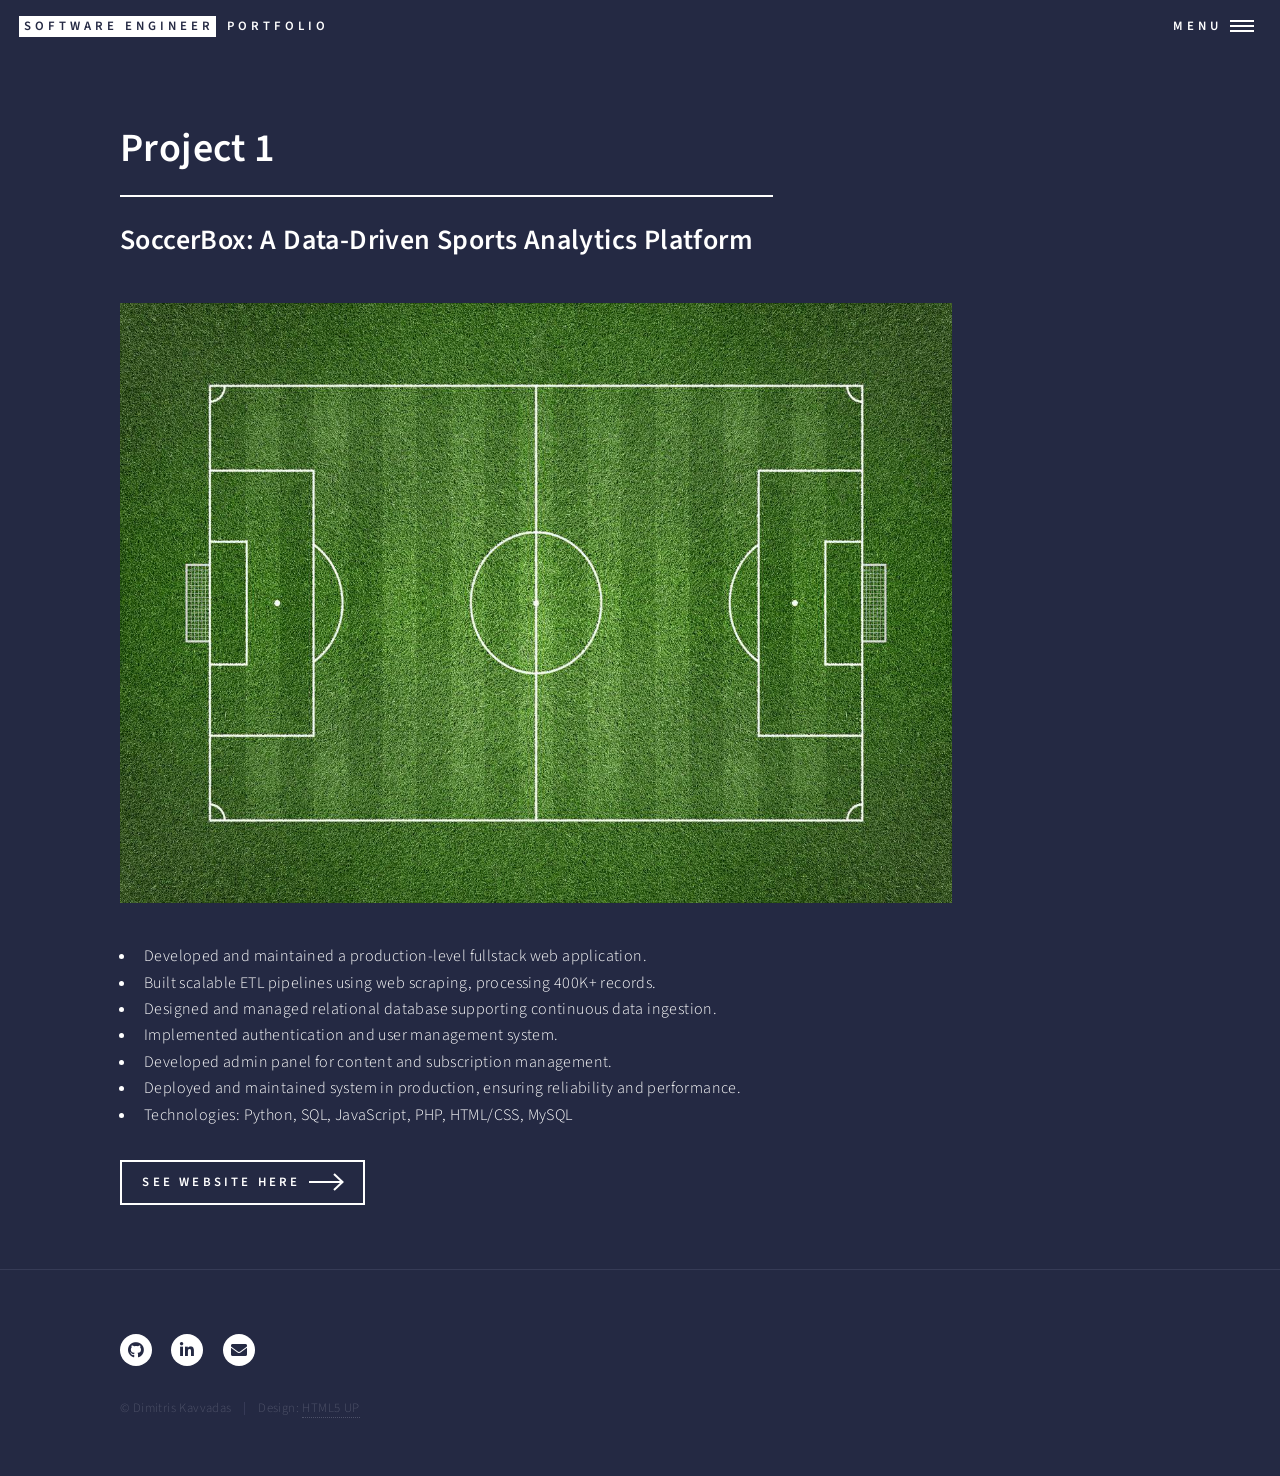
<file: project1.html>
<!DOCTYPE HTML>
<html>
	<head>
		<title>Software Engineer Portfolio</title>
		<meta charset="utf-8" />
		<meta name="viewport" content="width=device-width, initial-scale=1, user-scalable=no" />
		<link rel="stylesheet" href="assets/css/main.css" />
		<noscript><link rel="stylesheet" href="assets/css/noscript.css" /></noscript>
	</head>
	<body class="is-preload">

		<!-- Wrapper -->
			<div id="wrapper">


				<!-- Header -->
					<header id="header" class="alt">
						<a href="index.html" class="logo"><strong>Software Engineer</strong> <span>PORTFOLIO</span></a>
						<nav>
							<a href="#menu">Menu</a>
						</nav>
					</header>

				<!-- Menu -->
					<nav id="menu">
						<ul class="links">
							<li><a href="index.html">Home</a></li>
							<li><a href="#one">About Me</a></li>
							<li><a href="#two">Projects</a></li>
							<li><a href="#footer">Contact</a></li>
						</ul>
					</nav>

				<!-- Main -->
					<div id="main" class="alt">

						<!-- One -->
							<section id="one">
								<div class="inner">
									<header class="major">
										<h1>Project 1</h1>
										<h2>SoccerBox: A Data-Driven Sports Analytics Platform</h2>
									</header>
								
									<span class="image main">
									<img src="images/new3.jpg" alt="Temp Text" max-width="200" height="600" /></span>
<ul>
								<li>Developed and maintained a production-level fullstack web application.</li>
								<li>Built scalable ETL pipelines using web scraping, processing 400K+ records.</li>
								<li>Designed and managed relational database supporting continuous data ingestion.</li>
								<li>Implemented authentication and user management system.</li>
								<li>Developed admin panel for content and subscription management.</li>
								<li>Deployed and maintained system in production, ensuring reliability and performance.</li>
								<li>Technologies: Python, SQL, JavaScript, PHP, HTML/CSS, MySQL</li>
							</ul>
								<ul class="actions">
									     <li><a href="https://www.soccerbox.gr" target="_blank" class="button next">See Website Here</a></li>
								     </ul>
								</div>
							</section>

					</div>			

	<!-- Footer -->
					<footer id="footer">
						<div class="inner">
							<ul class="icons">
								<li><a  href="https://github.com/kavvadas" class="icon brands alt fa-github" target="_blank"><span class="label">GitHub</span></a></li>
								 <li><a  href="https://www.linkedin.com/in/dimitris-kavvadas" class="icon brands alt fa-linkedin-in"  target="_blank"><span class="label">LinkedIn</span></a></li>
								 <li><a  href="mailto:kabbadasd@gmail.com" class="icon solid alt fa-envelope"><span class="label"  target="_blank">Email</span></a></li>
							</ul>
							<ul class="copyright">
								<li>&copy; Dimitris Kavvadas </li><li>Design: <a href="https://html5up.net">HTML5 UP</a></li>
							</ul>
						</div>
					</footer>

</div>

<!-- Scripts -->
<script src="assets/js/jquery.min.js"></script>
<script src="assets/js/jquery.scrolly.min.js"></script>
<script src="assets/js/jquery.scrollex.min.js"></script>
<script src="assets/js/browser.min.js"></script>
<script src="assets/js/breakpoints.min.js"></script>
<script src="assets/js/util.js"></script>
<script src="assets/js/main.js"></script>

</body>
</html>
</file>
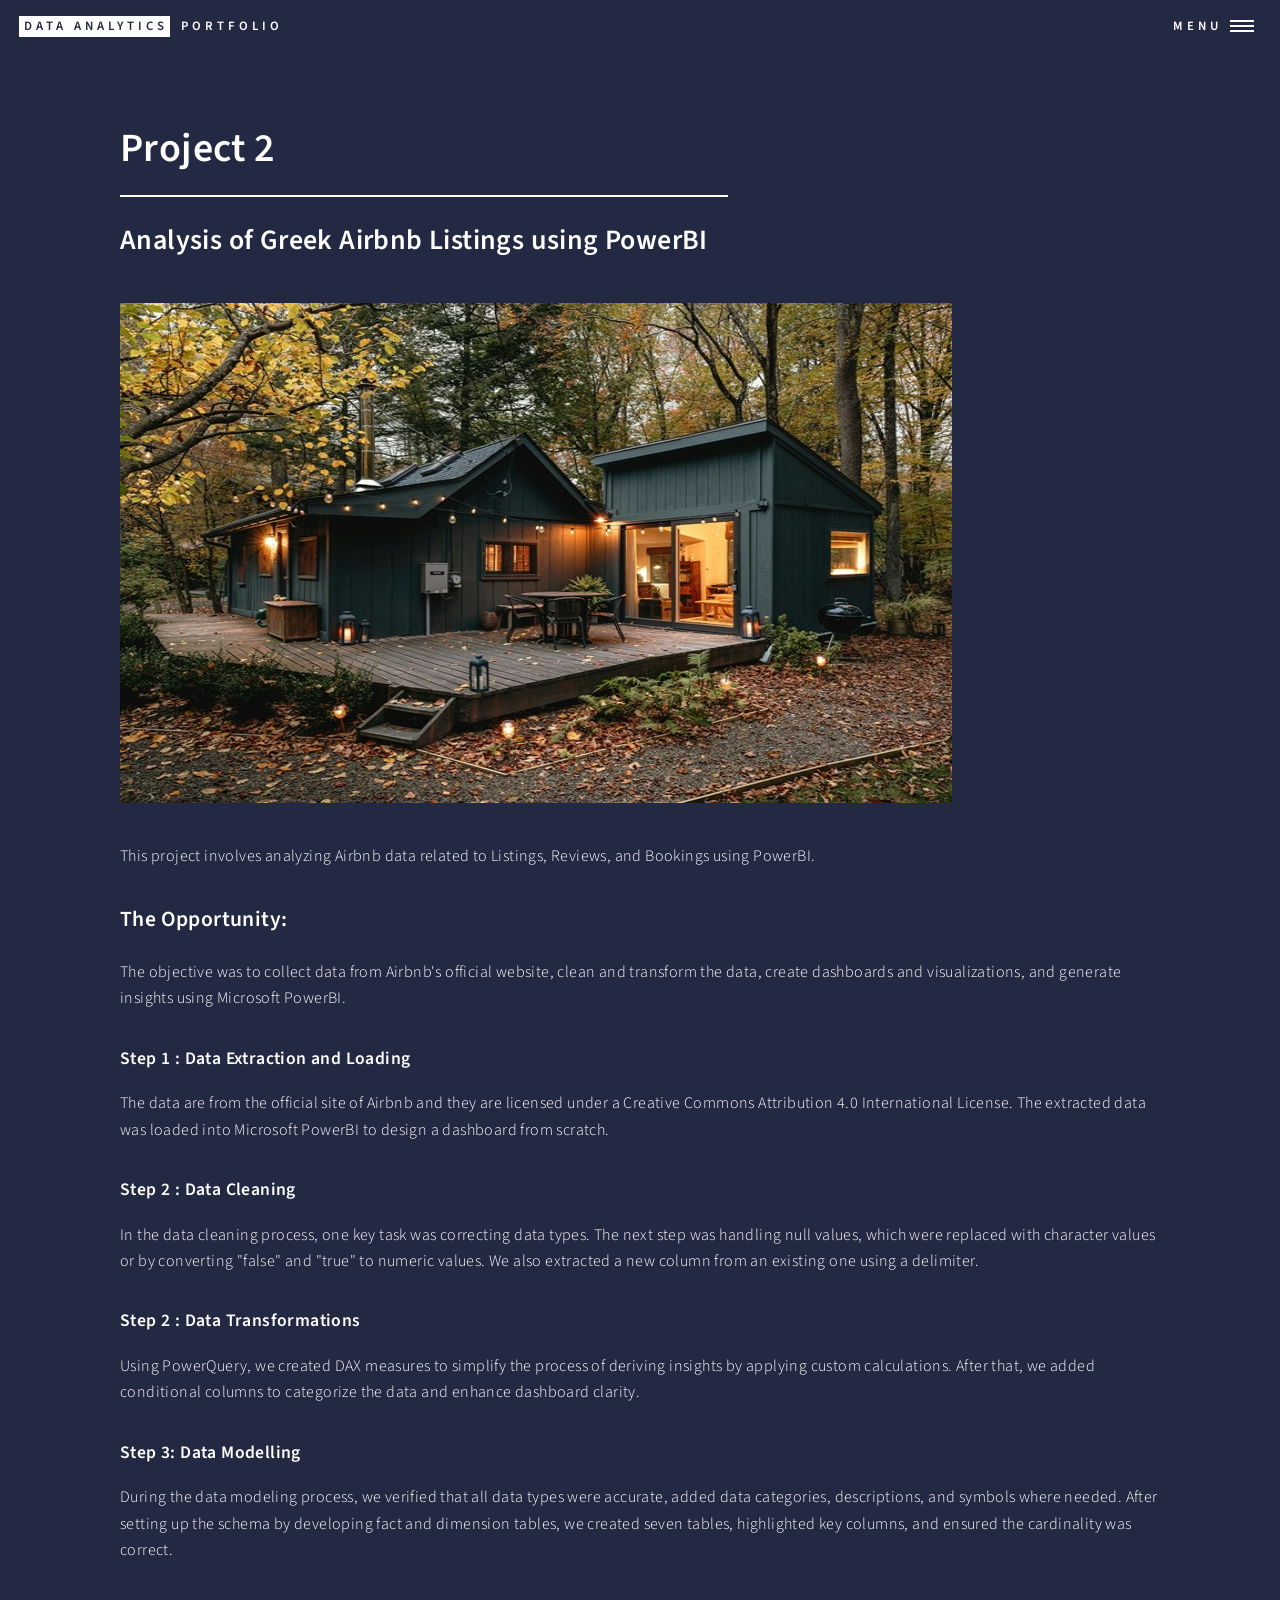
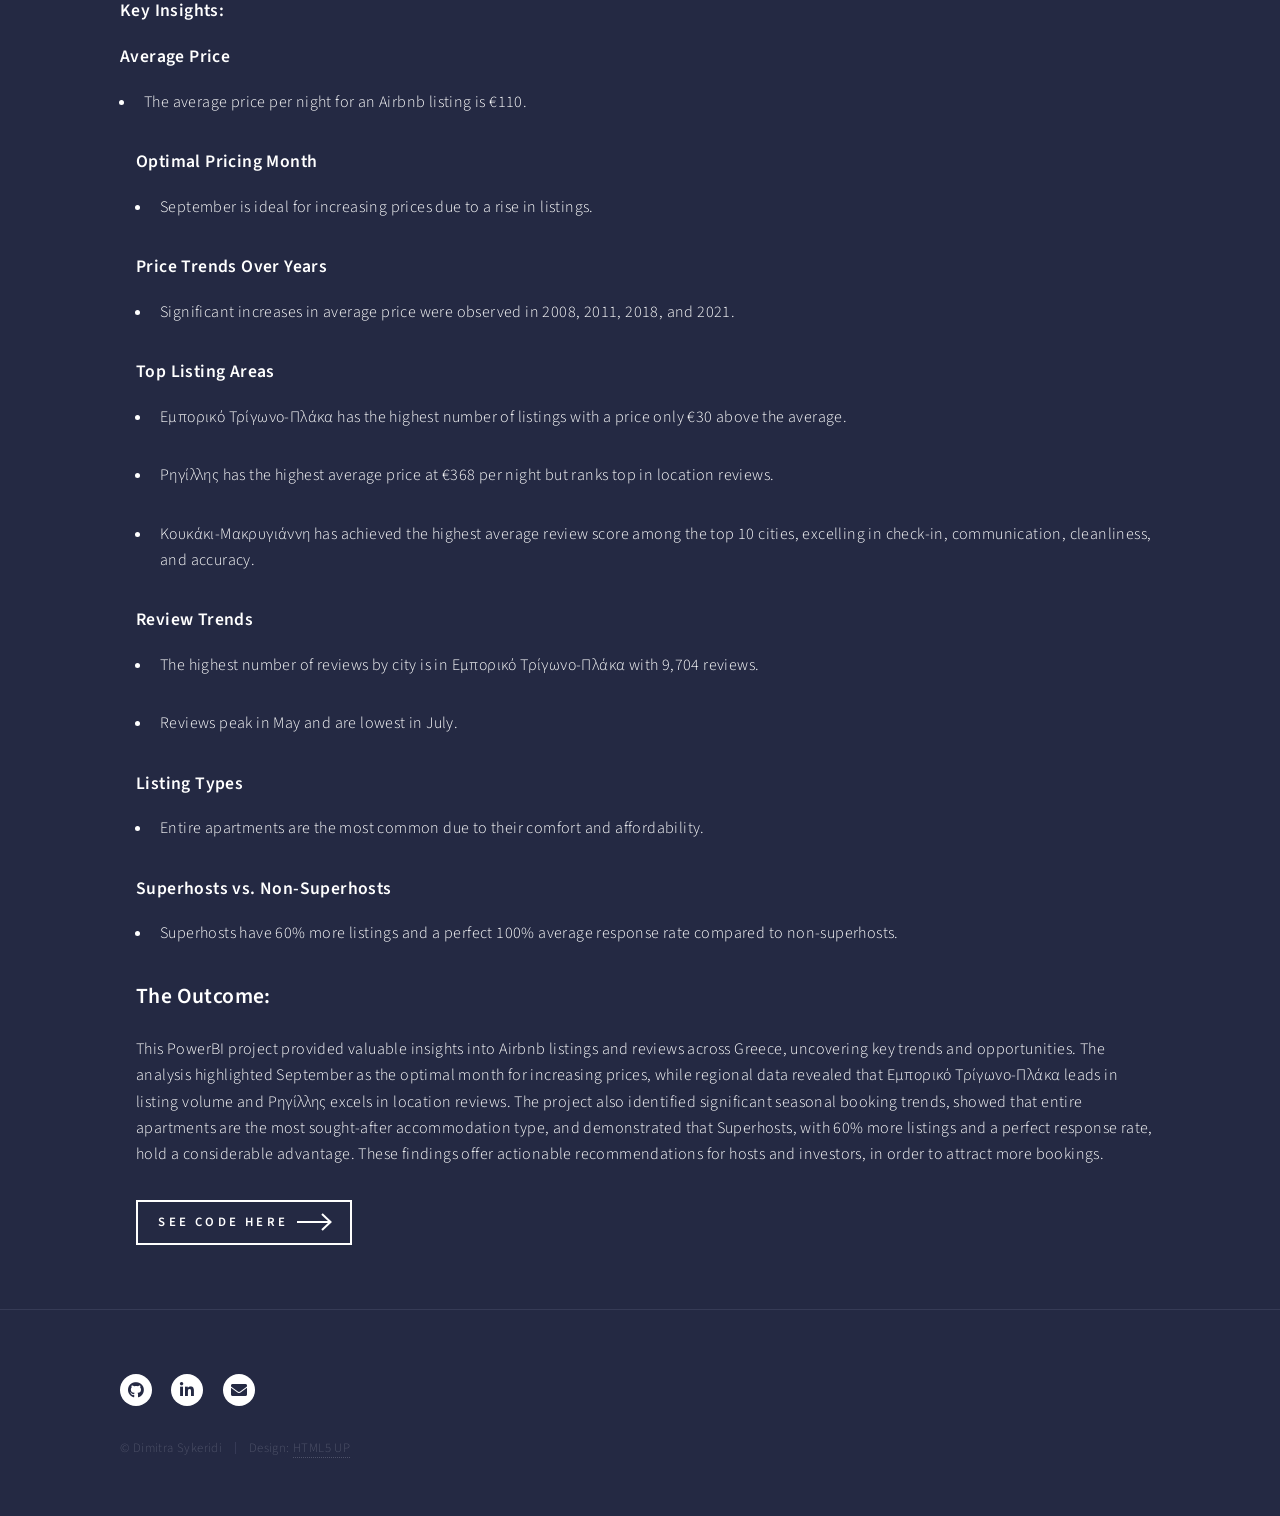
<file: project2.html>
<!DOCTYPE HTML>
<html>
	<head>
		<title>Data Analytics Portfolio</title>
		<meta charset="utf-8" />
		<meta name="viewport" content="width=device-width, initial-scale=1, user-scalable=no" />
		<link rel="stylesheet" href="assets/css/main.css" />
		<noscript><link rel="stylesheet" href="assets/css/noscript.css" /></noscript>
	</head>
	<body class="is-preload">

		<!-- Wrapper -->
			<div id="wrapper">


				<!-- Header -->
					<header id="header" class="alt">
						<a href="index.html" class="logo"><strong>DATA ANALYTICS</strong> <span>PORTFOLIO</span></a>
						<nav>
							<a href="#menu">Menu</a>
						</nav>
					</header>

				<!-- Menu -->
					<nav id="menu">
						<ul class="links">
							<li><a href="index.html">Home</a></li>
							<li><a href="#one">About Me</a></li>
							<li><a href="#two">Projects</a></li>
							<li><a href="#footer">Contact</a></li>
						</ul>
					</nav>

				<!-- Main -->
					<div id="main" class="alt">

						<!-- One -->
							<section id="one">
								<div class="inner">
									<header class="major">
										<h1>Project 2</h1>
										<h2>Analysis of Greek Airbnb Listings using PowerBI</h2>
									</header>
								
									<span class="image main">
									<img src="images/new4.jpg" alt="Temp Text" width="350" height="500" /></span>
									
									<p>This project involves analyzing Airbnb data related to Listings, Reviews, and Bookings using PowerBI. </p>
								
									<h3> The Opportunity:</h3>
									<p> The objective was to collect data from Airbnb's official website, clean and transform the data, create dashboards and visualizations, and generate insights using Microsoft PowerBI.</p>
								
									<h4>Step 1 : Data Extraction and Loading</h4>
									<p>The data are from the official site of Airbnb and they are licensed under a Creative Commons Attribution 4.0 International License. 
									The extracted data was loaded into Microsoft PowerBI to design a dashboard from scratch. </p>
								            
								<!-- Start: The rest of the steps. You can copy the code below as much times as the steps of the project -->
									<h4>Step 2 : Data Cleaning </h4>
									<p>In the data cleaning process, one key task was correcting data types. The next step was handling null values, which were replaced with character values or by converting "false" and "true" to numeric values. We also extracted a new column from an existing one using a delimiter.</p>
									
								<!-- End: The rest of the steps. You can copy the code below as much times as the steps of the project -->
								    <h4>Step 2 : Data Transformations </h4>
									<p> Using PowerQuery, we created DAX measures to simplify the process of deriving insights by applying custom calculations. After that, we added conditional columns to categorize the data and enhance dashboard clarity.</p>
								
													
								    <h4> Step 3: Data Modelling </h4>
									<p>During the data modeling process, we verified that all data types were accurate, added data categories, descriptions, and symbols where needed. After setting up the schema by developing fact and dimension tables, we created seven tables, highlighted key columns, and ensured the cardinality was correct.</p>
							
									<h4> Key Insights: </h4>
									<h4> Average Price </h4>
											
												<ul>
												<li><p>The average price per night for an Airbnb listing is €110.</p></li>


												
												<h4>Optimal Pricing Month</h4>
											    <ul>
												<li><p>September is ideal for increasing prices due to a rise in listings.</p></li>
												</ul>

												
												<h4>Price Trends Over Years</h4>
											    <ul>
												<li><p> Significant increases in average price were observed in 2008, 2011, 2018, and 2021.</p></li>											
												
												</ul>
												
												<h4> Top Listing Areas</h4>
											    <ul>
												<li><p> Εμπορικό Τρίγωνο-Πλάκα has the highest number of listings with a price only €30 above the average.</p></li>											
											    <li><p> Ρηγίλλης has the highest average price at €368 per night but ranks top in location reviews.</p></li>		
                                                <li><p> Κουκάκι-Μακρυγιάννη has achieved the highest average review score among the top 10 cities, excelling in check-in, communication, cleanliness, and accuracy.</p></li>	
												</ul>
												
												<h4>Review Trends</h4>
											    <ul>
												<li><p> The highest number of reviews by city is in Εμπορικό Τρίγωνο-Πλάκα with 9,704 reviews.</p></li>											
												<li><p> Reviews peak in May and are lowest in July.</p></li>
												</ul>
												<h4> Listing Types </h4>
											     <ul>
												 
												<li><p> Entire apartments are the most common due to their comfort and affordability.</p></li>											
												
												</ul>
												
												<h4>Superhosts vs. Non-Superhosts </h4>
											     <ul>
												<li><p>Superhosts have 60% more listings and a perfect 100% average response rate compared to non-superhosts.</p></li>											
																																		
												</ul>
											
									<h3>The Outcome:</h3>
									<p> This PowerBI project provided valuable insights into Airbnb listings and reviews across Greece, uncovering key trends and opportunities. The analysis highlighted September as the optimal month for increasing prices, while regional data revealed that Εμπορικό Τρίγωνο-Πλάκα leads in listing volume and Ρηγίλλης excels in location reviews. The project also identified significant seasonal booking trends, showed that entire apartments are the most sought-after accommodation type, and demonstrated that Superhosts, with 60% more listings and a perfect response rate, hold a considerable advantage. These findings offer actionable recommendations for hosts and investors, in order to attract more bookings.</p>
								<ul class="actions">
									     <li><a href="https://github.com/dimitrasykeridi/ANALYSIS-OF-GREEK-AIRBNB-LISTINGS-IN-POWERBI" class="button next">See Code Here</a></li>
								     </ul>
								</div>
							</section>

					</div>			

	<!-- Footer -->
		<footer id="footer">
				<div class="inner">
					<ul class="icons">
					<li><a  href="https://github.com/dimitrasykeridi" class="icon brands alt fa-github"><span class="label">GitHub</span></a></li>
					<li><a  href="https://www.linkedin.com/in/dimitra-sykeridi" class="icon brands alt fa-linkedin-in"><span class="label">LinkedIn</span></a></li>
					<li><a  href="mailto:d.sikeridi@gmail.com" class="icon solid alt fa-envelope"><span class="label">Email</span></a></li>
					</ul>
					<ul class="copyright">
						<li>&copy; Dimitra Sykeridi </li><li>Design: <a href="https://html5up.net">HTML5 UP</a></li>
					</ul>
				</div>
		</footer>

</div>

<!-- Scripts -->
<script src="assets/js/jquery.min.js"></script>
<script src="assets/js/jquery.scrolly.min.js"></script>
<script src="assets/js/jquery.scrollex.min.js"></script>
<script src="assets/js/browser.min.js"></script>
<script src="assets/js/breakpoints.min.js"></script>
<script src="assets/js/util.js"></script>
<script src="assets/js/main.js"></script>

</body>
</html>
</file>
<file: assets/css/noscript.css>
/*
	Forty by HTML5 UP
	html5up.net | @ajlkn
	Free for personal and commercial use under the CCA 3.0 license (html5up.net/license)
*/

/* Banner */

	body.is-preload #banner:after {
		opacity: 0.85;
	}

	body.is-preload #banner > .inner {
		-moz-filter: none;
		-webkit-filter: none;
		-ms-filter: none;
		filter: none;
		-moz-transform: none;
		-webkit-transform: none;
		-ms-transform: none;
		transform: none;
		opacity: 1;
	}
</file>
<file: assets/css/main.css>
@import url(fontawesome-all.min.css);
@import url("https://fonts.googleapis.com/css?family=Source+Sans+Pro:300,300italic,600,600italic");

/*
	Forty by HTML5 UP
	html5up.net | @ajlkn
	Free for personal and commercial use under the CCA 3.0 license (html5up.net/license)
*/

html, body, div, span, applet, object,
iframe, h1, h2, h3, h4, h5, h6, p, blockquote,
pre, a, abbr, acronym, address, big, cite,
code, del, dfn, em, img, ins, kbd, q, s, samp,
small, strike, strong, sub, sup, tt, var, b,
u, i, center, dl, dt, dd, ol, ul, li, fieldset,
form, label, legend, table, caption, tbody,
tfoot, thead, tr, th, td, article, aside,
canvas, details, embed, figure, figcaption,
footer, header, hgroup, menu, nav, output, ruby,
section, summary, time, mark, audio, video {
	margin: 0;
	padding: 0;
	border: 0;
	font-size: 100%;
	font: inherit;
	vertical-align: baseline;}

article, aside, details, figcaption, figure,
footer, header, hgroup, menu, nav, section {
	display: block;}

body {
	line-height: 1;
}

ol, ul {
	list-style: none;
}

blockquote, q {
	quotes: none;
}

	blockquote:before, blockquote:after, q:before, q:after {
		content: '';
		content: none;
	}

table {
	border-collapse: collapse;
	border-spacing: 0;
}

body {
	-webkit-text-size-adjust: none;
}

mark {
	background-color: transparent;
	color: inherit;
}

input::-moz-focus-inner {
	border: 0;
	padding: 0;
}

input, select, textarea {
	-moz-appearance: none;
	-webkit-appearance: none;
	-ms-appearance: none;
	appearance: none;
}

/* Basic */

	@-ms-viewport {
		width: device-width;
	}

	body {
		-ms-overflow-style: scrollbar;
	}

	@media screen and (max-width: 480px) {

		html, body {
			min-width: 320px;
		}

	}

	html {
		box-sizing: border-box;
	}

	*, *:before, *:after {
		box-sizing: inherit;
	}

	body {
		background: #242943;
	}

		body.is-preload *, body.is-preload *:before, body.is-preload *:after {
			-moz-animation: none !important;
			-webkit-animation: none !important;
			-ms-animation: none !important;
			animation: none !important;
			-moz-transition: none !important;
			-webkit-transition: none !important;
			-ms-transition: none !important;
			transition: none !important;
		}

/* Type */

	body, input, select, textarea {
		color: #ffffff;
		font-family: "Source Sans Pro", Helvetica, sans-serif;
		font-size: 17pt;
		font-weight: 300;
		letter-spacing: 0.025em;
		line-height: 1.65;
	}

		@media screen and (max-width: 1680px) {

			body, input, select, textarea {
				font-size: 14pt;
			}

		}

		@media screen and (max-width: 1280px) {

			body, input, select, textarea {
				font-size: 12pt;
			}

		}

		@media screen and (max-width: 360px) {

			body, input, select, textarea {
				font-size: 11pt;
			}

		}

	a {
		-moz-transition: color 0.2s ease-in-out, border-bottom-color 0.2s ease-in-out;
		-webkit-transition: color 0.2s ease-in-out, border-bottom-color 0.2s ease-in-out;
		-ms-transition: color 0.2s ease-in-out, border-bottom-color 0.2s ease-in-out;
		transition: color 0.2s ease-in-out, border-bottom-color 0.2s ease-in-out;
		border-bottom: dotted 1px;
		color: inherit;
		text-decoration: none;
	}

		a:hover {
			border-bottom-color: transparent;
			color: #9bf1ff !important;
		}

		a:active {
			color: #53e3fb !important;
		}

	strong, b {
		color: #ffffff;
		font-weight: 600;
	}

	em, i {
		font-style: italic;
	}

	p {
		margin: 0 0 2em 0;
	}

	h1, h2, h3, h4, h5, h6 {
		color: #ffffff;
		font-weight: 600;
		line-height: 1.65;
		margin: 0 0 1em 0;
	}

		h1 a, h2 a, h3 a, h4 a, h5 a, h6 a {
			color: inherit;
			border-bottom: 0;
		}

	h1 {
		font-size: 2.5em;
	}

	h2 {
		font-size: 1.75em;
	}

	h3 {
		font-size: 1.35em;
	}

	h4 {
		font-size: 1.1em;
	}

	h5 {
		font-size: 0.9em;
	}

	h6 {
		font-size: 0.7em;
	}

	@media screen and (max-width: 736px) {

		h1 {
			font-size: 2em;
		}

		h2 {
			font-size: 1.5em;
		}

		h3 {
			font-size: 1.25em;
		}

	}

	sub {
		font-size: 0.8em;
		position: relative;
		top: 0.5em;
	}

	sup {
		font-size: 0.8em;
		position: relative;
		top: -0.5em;
	}

	blockquote {
		border-left: solid 4px rgba(212, 212, 255, 0.1);
		font-style: italic;
		margin: 0 0 2em 0;
		padding: 0.5em 0 0.5em 2em;
	}

	code {
		background: rgba(212, 212, 255, 0.035);
		font-family: "Courier New", monospace;
		font-size: 0.9em;
		margin: 0 0.25em;
		padding: 0.25em 0.65em;
	}

	pre {
		-webkit-overflow-scrolling: touch;
		font-family: "Courier New", monospace;
		font-size: 0.9em;
		margin: 0 0 2em 0;
	}

		pre code {
			display: block;
			line-height: 1.75;
			padding: 1em 1.5em;
			overflow-x: auto;
		}

	hr {
		border: 0;
		border-bottom: solid 1px rgba(212, 212, 255, 0.1);
		margin: 2em 0;
	}

		hr.major {
			margin: 3em 0;
		}

	.align-left {
		text-align: left;
	}

	.align-center {
		text-align: center;
	}

	.align-right {
		text-align: right;
	}

/* Row */

	.row {
		display: flex;
		flex-wrap: wrap;
		box-sizing: border-box;
		align-items: stretch;
	}

		.row > * {
			box-sizing: border-box;
		}

		.row.gtr-uniform > * > :last-child {
			margin-bottom: 0;
		}

		.row.aln-left {
			justify-content: flex-start;
		}

		.row.aln-center {
			justify-content: center;
		}

		.row.aln-right {
			justify-content: flex-end;
		}

		.row.aln-top {
			align-items: flex-start;
		}

		.row.aln-middle {
			align-items: center;
		}

		.row.aln-bottom {
			align-items: flex-end;
		}

		.row > .imp {
			order: -1;
		}

		.row > .col-1 {
			width: 8.33333%;
		}

		.row > .off-1 {
			margin-left: 8.33333%;
		}

		.row > .col-2 {
			width: 16.66667%;
		}

		.row > .off-2 {
			margin-left: 16.66667%;
		}

		.row > .col-3 {
			width: 25%;
		}

		.row > .off-3 {
			margin-left: 25%;
		}

		.row > .col-4 {
			width: 33.33333%;
		}

		.row > .off-4 {
			margin-left: 33.33333%;
		}

		.row > .col-5 {
			width: 41.66667%;
		}

		.row > .off-5 {
			margin-left: 41.66667%;
		}

		.row > .col-6 {
			width: 50%;
		}

		.row > .off-6 {
			margin-left: 50%;
		}

		.row > .col-7 {
			width: 58.33333%;
		}

		.row > .off-7 {
			margin-left: 58.33333%;
		}

		.row > .col-8 {
			width: 66.66667%;
		}

		.row > .off-8 {
			margin-left: 66.66667%;
		}

		.row > .col-9 {
			width: 75%;
		}

		.row > .off-9 {
			margin-left: 75%;
		}

		.row > .col-10 {
			width: 83.33333%;
		}

		.row > .off-10 {
			margin-left: 83.33333%;
		}

		.row > .col-11 {
			width: 91.66667%;
		}

		.row > .off-11 {
			margin-left: 91.66667%;
		}

		.row > .col-12 {
			width: 100%;
		}

		.row > .off-12 {
			margin-left: 100%;
		}

		.row.gtr-0 {
			margin-top: 0;
			margin-left: 0em;
		}

			.row.gtr-0 > * {
				padding: 0 0 0 0em;
			}

			.row.gtr-0.gtr-uniform {
				margin-top: 0em;
			}

				.row.gtr-0.gtr-uniform > * {
					padding-top: 0em;
				}

		.row.gtr-25 {
			margin-top: 0;
			margin-left: -0.5em;
		}

			.row.gtr-25 > * {
				padding: 0 0 0 0.5em;
			}

			.row.gtr-25.gtr-uniform {
				margin-top: -0.5em;
			}

				.row.gtr-25.gtr-uniform > * {
					padding-top: 0.5em;
				}

		.row.gtr-50 {
			margin-top: 0;
			margin-left: -1em;
		}

			.row.gtr-50 > * {
				padding: 0 0 0 1em;
			}

			.row.gtr-50.gtr-uniform {
				margin-top: -1em;
			}

				.row.gtr-50.gtr-uniform > * {
					padding-top: 1em;
				}

		.row {
			margin-top: 0;
			margin-left: -2em;
		}

			.row > * {
				padding: 0 0 0 2em;
			}

			.row.gtr-uniform {
				margin-top: -2em;
			}

				.row.gtr-uniform > * {
					padding-top: 2em;
				}

		.row.gtr-150 {
			margin-top: 0;
			margin-left: -3em;
		}

			.row.gtr-150 > * {
				padding: 0 0 0 3em;
			}

			.row.gtr-150.gtr-uniform {
				margin-top: -3em;
			}

				.row.gtr-150.gtr-uniform > * {
					padding-top: 3em;
				}

		.row.gtr-200 {
			margin-top: 0;
			margin-left: -4em;
		}

			.row.gtr-200 > * {
				padding: 0 0 0 4em;
			}

			.row.gtr-200.gtr-uniform {
				margin-top: -4em;
			}

				.row.gtr-200.gtr-uniform > * {
					padding-top: 4em;
				}

		@media screen and (max-width: 1680px) {

			.row {
				display: flex;
				flex-wrap: wrap;
				box-sizing: border-box;
				align-items: stretch;
			}

				.row > * {
					box-sizing: border-box;
				}

				.row.gtr-uniform > * > :last-child {
					margin-bottom: 0;
				}

				.row.aln-left {
					justify-content: flex-start;
				}

				.row.aln-center {
					justify-content: center;
				}

				.row.aln-right {
					justify-content: flex-end;
				}

				.row.aln-top {
					align-items: flex-start;
				}

				.row.aln-middle {
					align-items: center;
				}

				.row.aln-bottom {
					align-items: flex-end;
				}

				.row > .imp-xlarge {
					order: -1;
				}

				.row > .col-1-xlarge {
					width: 8.33333%;
				}

				.row > .off-1-xlarge {
					margin-left: 8.33333%;
				}

				.row > .col-2-xlarge {
					width: 16.66667%;
				}

				.row > .off-2-xlarge {
					margin-left: 16.66667%;
				}

				.row > .col-3-xlarge {
					width: 25%;
				}

				.row > .off-3-xlarge {
					margin-left: 25%;
				}

				.row > .col-4-xlarge {
					width: 33.33333%;
				}

				.row > .off-4-xlarge {
					margin-left: 33.33333%;
				}

				.row > .col-5-xlarge {
					width: 41.66667%;
				}

				.row > .off-5-xlarge {
					margin-left: 41.66667%;
				}

				.row > .col-6-xlarge {
					width: 50%;
				}

				.row > .off-6-xlarge {
					margin-left: 50%;
				}

				.row > .col-7-xlarge {
					width: 58.33333%;
				}

				.row > .off-7-xlarge {
					margin-left: 58.33333%;
				}

				.row > .col-8-xlarge {
					width: 66.66667%;
				}

				.row > .off-8-xlarge {
					margin-left: 66.66667%;
				}

				.row > .col-9-xlarge {
					width: 75%;
				}

				.row > .off-9-xlarge {
					margin-left: 75%;
				}

				.row > .col-10-xlarge {
					width: 83.33333%;
				}

				.row > .off-10-xlarge {
					margin-left: 83.33333%;
				}

				.row > .col-11-xlarge {
					width: 91.66667%;
				}

				.row > .off-11-xlarge {
					margin-left: 91.66667%;
				}

				.row > .col-12-xlarge {
					width: 100%;
				}

				.row > .off-12-xlarge {
					margin-left: 100%;
				}

				.row.gtr-0 {
					margin-top: 0;
					margin-left: 0em;
				}

					.row.gtr-0 > * {
						padding: 0 0 0 0em;
					}

					.row.gtr-0.gtr-uniform {
						margin-top: 0em;
					}

						.row.gtr-0.gtr-uniform > * {
							padding-top: 0em;
						}

				.row.gtr-25 {
					margin-top: 0;
					margin-left: -0.5em;
				}

					.row.gtr-25 > * {
						padding: 0 0 0 0.5em;
					}

					.row.gtr-25.gtr-uniform {
						margin-top: -0.5em;
					}

						.row.gtr-25.gtr-uniform > * {
							padding-top: 0.5em;
						}

				.row.gtr-50 {
					margin-top: 0;
					margin-left: -1em;
				}

					.row.gtr-50 > * {
						padding: 0 0 0 1em;
					}

					.row.gtr-50.gtr-uniform {
						margin-top: -1em;
					}

						.row.gtr-50.gtr-uniform > * {
							padding-top: 1em;
						}

				.row {
					margin-top: 0;
					margin-left: -2em;
				}

					.row > * {
						padding: 0 0 0 2em;
					}

					.row.gtr-uniform {
						margin-top: -2em;
					}

						.row.gtr-uniform > * {
							padding-top: 2em;
						}

				.row.gtr-150 {
					margin-top: 0;
					margin-left: -3em;
				}

					.row.gtr-150 > * {
						padding: 0 0 0 3em;
					}

					.row.gtr-150.gtr-uniform {
						margin-top: -3em;
					}

						.row.gtr-150.gtr-uniform > * {
							padding-top: 3em;
						}

				.row.gtr-200 {
					margin-top: 0;
					margin-left: -4em;
				}

					.row.gtr-200 > * {
						padding: 0 0 0 4em;
					}

					.row.gtr-200.gtr-uniform {
						margin-top: -4em;
					}

						.row.gtr-200.gtr-uniform > * {
							padding-top: 4em;
						}

		}

		@media screen and (max-width: 1280px) {

			.row {
				display: flex;
				flex-wrap: wrap;
				box-sizing: border-box;
				align-items: stretch;
			}

				.row > * {
					box-sizing: border-box;
				}

				.row.gtr-uniform > * > :last-child {
					margin-bottom: 0;
				}

				.row.aln-left {
					justify-content: flex-start;
				}

				.row.aln-center {
					justify-content: center;
				}

				.row.aln-right {
					justify-content: flex-end;
				}

				.row.aln-top {
					align-items: flex-start;
				}

				.row.aln-middle {
					align-items: center;
				}

				.row.aln-bottom {
					align-items: flex-end;
				}

				.row > .imp-large {
					order: -1;
				}

				.row > .col-1-large {
					width: 8.33333%;
				}

				.row > .off-1-large {
					margin-left: 8.33333%;
				}

				.row > .col-2-large {
					width: 16.66667%;
				}

				.row > .off-2-large {
					margin-left: 16.66667%;
				}

				.row > .col-3-large {
					width: 25%;
				}

				.row > .off-3-large {
					margin-left: 25%;
				}

				.row > .col-4-large {
					width: 33.33333%;
				}

				.row > .off-4-large {
					margin-left: 33.33333%;
				}

				.row > .col-5-large {
					width: 41.66667%;
				}

				.row > .off-5-large {
					margin-left: 41.66667%;
				}

				.row > .col-6-large {
					width: 50%;
				}

				.row > .off-6-large {
					margin-left: 50%;
				}

				.row > .col-7-large {
					width: 58.33333%;
				}

				.row > .off-7-large {
					margin-left: 58.33333%;
				}

				.row > .col-8-large {
					width: 66.66667%;
				}

				.row > .off-8-large {
					margin-left: 66.66667%;
				}

				.row > .col-9-large {
					width: 75%;
				}

				.row > .off-9-large {
					margin-left: 75%;
				}

				.row > .col-10-large {
					width: 83.33333%;
				}

				.row > .off-10-large {
					margin-left: 83.33333%;
				}

				.row > .col-11-large {
					width: 91.66667%;
				}

				.row > .off-11-large {
					margin-left: 91.66667%;
				}

				.row > .col-12-large {
					width: 100%;
				}

				.row > .off-12-large {
					margin-left: 100%;
				}

				.row.gtr-0 {
					margin-top: 0;
					margin-left: 0em;
				}

					.row.gtr-0 > * {
						padding: 0 0 0 0em;
					}

					.row.gtr-0.gtr-uniform {
						margin-top: 0em;
					}

						.row.gtr-0.gtr-uniform > * {
							padding-top: 0em;
						}

				.row.gtr-25 {
					margin-top: 0;
					margin-left: -0.375em;
				}

					.row.gtr-25 > * {
						padding: 0 0 0 0.375em;
					}

					.row.gtr-25.gtr-uniform {
						margin-top: -0.375em;
					}

						.row.gtr-25.gtr-uniform > * {
							padding-top: 0.375em;
						}

				.row.gtr-50 {
					margin-top: 0;
					margin-left: -0.75em;
				}

					.row.gtr-50 > * {
						padding: 0 0 0 0.75em;
					}

					.row.gtr-50.gtr-uniform {
						margin-top: -0.75em;
					}

						.row.gtr-50.gtr-uniform > * {
							padding-top: 0.75em;
						}

				.row {
					margin-top: 0;
					margin-left: -1.5em;
				}

					.row > * {
						padding: 0 0 0 1.5em;
					}

					.row.gtr-uniform {
						margin-top: -1.5em;
					}

						.row.gtr-uniform > * {
							padding-top: 1.5em;
						}

				.row.gtr-150 {
					margin-top: 0;
					margin-left: -2.25em;
				}

					.row.gtr-150 > * {
						padding: 0 0 0 2.25em;
					}

					.row.gtr-150.gtr-uniform {
						margin-top: -2.25em;
					}

						.row.gtr-150.gtr-uniform > * {
							padding-top: 2.25em;
						}

				.row.gtr-200 {
					margin-top: 0;
					margin-left: -3em;
				}

					.row.gtr-200 > * {
						padding: 0 0 0 3em;
					}

					.row.gtr-200.gtr-uniform {
						margin-top: -3em;
					}

						.row.gtr-200.gtr-uniform > * {
							padding-top: 3em;
						}

		}

		@media screen and (max-width: 980px) {

			.row {
				display: flex;
				flex-wrap: wrap;
				box-sizing: border-box;
				align-items: stretch;
			}

				.row > * {
					box-sizing: border-box;
				}

				.row.gtr-uniform > * > :last-child {
					margin-bottom: 0;
				}

				.row.aln-left {
					justify-content: flex-start;
				}

				.row.aln-center {
					justify-content: center;
				}

				.row.aln-right {
					justify-content: flex-end;
				}

				.row.aln-top {
					align-items: flex-start;
				}

				.row.aln-middle {
					align-items: center;
				}

				.row.aln-bottom {
					align-items: flex-end;
				}

				.row > .imp-medium {
					order: -1;
				}

				.row > .col-1-medium {
					width: 8.33333%;
				}

				.row > .off-1-medium {
					margin-left: 8.33333%;
				}

				.row > .col-2-medium {
					width: 16.66667%;
				}

				.row > .off-2-medium {
					margin-left: 16.66667%;
				}

				.row > .col-3-medium {
					width: 25%;
				}

				.row > .off-3-medium {
					margin-left: 25%;
				}

				.row > .col-4-medium {
					width: 33.33333%;
				}

				.row > .off-4-medium {
					margin-left: 33.33333%;
				}

				.row > .col-5-medium {
					width: 41.66667%;
				}

				.row > .off-5-medium {
					margin-left: 41.66667%;
				}

				.row > .col-6-medium {
					width: 50%;
				}

				.row > .off-6-medium {
					margin-left: 50%;
				}

				.row > .col-7-medium {
					width: 58.33333%;
				}

				.row > .off-7-medium {
					margin-left: 58.33333%;
				}

				.row > .col-8-medium {
					width: 66.66667%;
				}

				.row > .off-8-medium {
					margin-left: 66.66667%;
				}

				.row > .col-9-medium {
					width: 75%;
				}

				.row > .off-9-medium {
					margin-left: 75%;
				}

				.row > .col-10-medium {
					width: 83.33333%;
				}

				.row > .off-10-medium {
					margin-left: 83.33333%;
				}

				.row > .col-11-medium {
					width: 91.66667%;
				}

				.row > .off-11-medium {
					margin-left: 91.66667%;
				}

				.row > .col-12-medium {
					width: 100%;
				}

				.row > .off-12-medium {
					margin-left: 100%;
				}

				.row.gtr-0 {
					margin-top: 0;
					margin-left: 0em;
				}

					.row.gtr-0 > * {
						padding: 0 0 0 0em;
					}

					.row.gtr-0.gtr-uniform {
						margin-top: 0em;
					}

						.row.gtr-0.gtr-uniform > * {
							padding-top: 0em;
						}

				.row.gtr-25 {
					margin-top: 0;
					margin-left: -0.375em;
				}

					.row.gtr-25 > * {
						padding: 0 0 0 0.375em;
					}

					.row.gtr-25.gtr-uniform {
						margin-top: -0.375em;
					}

						.row.gtr-25.gtr-uniform > * {
							padding-top: 0.375em;
						}

				.row.gtr-50 {
					margin-top: 0;
					margin-left: -0.75em;
				}

					.row.gtr-50 > * {
						padding: 0 0 0 0.75em;
					}

					.row.gtr-50.gtr-uniform {
						margin-top: -0.75em;
					}

						.row.gtr-50.gtr-uniform > * {
							padding-top: 0.75em;
						}

				.row {
					margin-top: 0;
					margin-left: -1.5em;
				}

					.row > * {
						padding: 0 0 0 1.5em;
					}

					.row.gtr-uniform {
						margin-top: -1.5em;
					}

						.row.gtr-uniform > * {
							padding-top: 1.5em;
						}

				.row.gtr-150 {
					margin-top: 0;
					margin-left: -2.25em;
				}

					.row.gtr-150 > * {
						padding: 0 0 0 2.25em;
					}

					.row.gtr-150.gtr-uniform {
						margin-top: -2.25em;
					}

						.row.gtr-150.gtr-uniform > * {
							padding-top: 2.25em;
						}

				.row.gtr-200 {
					margin-top: 0;
					margin-left: -3em;
				}

					.row.gtr-200 > * {
						padding: 0 0 0 3em;
					}

					.row.gtr-200.gtr-uniform {
						margin-top: -3em;
					}

						.row.gtr-200.gtr-uniform > * {
							padding-top: 3em;
						}

		}

		@media screen and (max-width: 736px) {

			.row {
				display: flex;
				flex-wrap: wrap;
				box-sizing: border-box;
				align-items: stretch;
			}

				.row > * {
					box-sizing: border-box;
				}

				.row.gtr-uniform > * > :last-child {
					margin-bottom: 0;
				}

				.row.aln-left {
					justify-content: flex-start;
				}

				.row.aln-center {
					justify-content: center;
				}

				.row.aln-right {
					justify-content: flex-end;
				}

				.row.aln-top {
					align-items: flex-start;
				}

				.row.aln-middle {
					align-items: center;
				}

				.row.aln-bottom {
					align-items: flex-end;
				}

				.row > .imp-small {
					order: -1;
				}

				.row > .col-1-small {
					width: 8.33333%;
				}

				.row > .off-1-small {
					margin-left: 8.33333%;
				}

				.row > .col-2-small {
					width: 16.66667%;
				}

				.row > .off-2-small {
					margin-left: 16.66667%;
				}

				.row > .col-3-small {
					width: 25%;
				}

				.row > .off-3-small {
					margin-left: 25%;
				}

				.row > .col-4-small {
					width: 33.33333%;
				}

				.row > .off-4-small {
					margin-left: 33.33333%;
				}

				.row > .col-5-small {
					width: 41.66667%;
				}

				.row > .off-5-small {
					margin-left: 41.66667%;
				}

				.row > .col-6-small {
					width: 50%;
				}

				.row > .off-6-small {
					margin-left: 50%;
				}

				.row > .col-7-small {
					width: 58.33333%;
				}

				.row > .off-7-small {
					margin-left: 58.33333%;
				}

				.row > .col-8-small {
					width: 66.66667%;
				}

				.row > .off-8-small {
					margin-left: 66.66667%;
				}

				.row > .col-9-small {
					width: 75%;
				}

				.row > .off-9-small {
					margin-left: 75%;
				}

				.row > .col-10-small {
					width: 83.33333%;
				}

				.row > .off-10-small {
					margin-left: 83.33333%;
				}

				.row > .col-11-small {
					width: 91.66667%;
				}

				.row > .off-11-small {
					margin-left: 91.66667%;
				}

				.row > .col-12-small {
					width: 100%;
				}

				.row > .off-12-small {
					margin-left: 100%;
				}

				.row.gtr-0 {
					margin-top: 0;
					margin-left: 0em;
				}

					.row.gtr-0 > * {
						padding: 0 0 0 0em;
					}

					.row.gtr-0.gtr-uniform {
						margin-top: 0em;
					}

						.row.gtr-0.gtr-uniform > * {
							padding-top: 0em;
						}

				.row.gtr-25 {
					margin-top: 0;
					margin-left: -0.3125em;
				}

					.row.gtr-25 > * {
						padding: 0 0 0 0.3125em;
					}

					.row.gtr-25.gtr-uniform {
						margin-top: -0.3125em;
					}

						.row.gtr-25.gtr-uniform > * {
							padding-top: 0.3125em;
						}

				.row.gtr-50 {
					margin-top: 0;
					margin-left: -0.625em;
				}

					.row.gtr-50 > * {
						padding: 0 0 0 0.625em;
					}

					.row.gtr-50.gtr-uniform {
						margin-top: -0.625em;
					}

						.row.gtr-50.gtr-uniform > * {
							padding-top: 0.625em;
						}

				.row {
					margin-top: 0;
					margin-left: -1.25em;
				}

					.row > * {
						padding: 0 0 0 1.25em;
					}

					.row.gtr-uniform {
						margin-top: -1.25em;
					}

						.row.gtr-uniform > * {
							padding-top: 1.25em;
						}

				.row.gtr-150 {
					margin-top: 0;
					margin-left: -1.875em;
				}

					.row.gtr-150 > * {
						padding: 0 0 0 1.875em;
					}

					.row.gtr-150.gtr-uniform {
						margin-top: -1.875em;
					}

						.row.gtr-150.gtr-uniform > * {
							padding-top: 1.875em;
						}

				.row.gtr-200 {
					margin-top: 0;
					margin-left: -2.5em;
				}

					.row.gtr-200 > * {
						padding: 0 0 0 2.5em;
					}

					.row.gtr-200.gtr-uniform {
						margin-top: -2.5em;
					}

						.row.gtr-200.gtr-uniform > * {
							padding-top: 2.5em;
						}

		}

		@media screen and (max-width: 480px) {

			.row {
				display: flex;
				flex-wrap: wrap;
				box-sizing: border-box;
				align-items: stretch;
			}

				.row > * {
					box-sizing: border-box;
				}

				.row.gtr-uniform > * > :last-child {
					margin-bottom: 0;
				}

				.row.aln-left {
					justify-content: flex-start;
				}

				.row.aln-center {
					justify-content: center;
				}

				.row.aln-right {
					justify-content: flex-end;
				}

				.row.aln-top {
					align-items: flex-start;
				}

				.row.aln-middle {
					align-items: center;
				}

				.row.aln-bottom {
					align-items: flex-end;
				}

				.row > .imp-xsmall {
					order: -1;
				}

				.row > .col-1-xsmall {
					width: 8.33333%;
				}

				.row > .off-1-xsmall {
					margin-left: 8.33333%;
				}

				.row > .col-2-xsmall {
					width: 16.66667%;
				}

				.row > .off-2-xsmall {
					margin-left: 16.66667%;
				}

				.row > .col-3-xsmall {
					width: 25%;
				}

				.row > .off-3-xsmall {
					margin-left: 25%;
				}

				.row > .col-4-xsmall {
					width: 33.33333%;
				}

				.row > .off-4-xsmall {
					margin-left: 33.33333%;
				}

				.row > .col-5-xsmall {
					width: 41.66667%;
				}

				.row > .off-5-xsmall {
					margin-left: 41.66667%;
				}

				.row > .col-6-xsmall {
					width: 50%;
				}

				.row > .off-6-xsmall {
					margin-left: 50%;
				}

				.row > .col-7-xsmall {
					width: 58.33333%;
				}

				.row > .off-7-xsmall {
					margin-left: 58.33333%;
				}

				.row > .col-8-xsmall {
					width: 66.66667%;
				}

				.row > .off-8-xsmall {
					margin-left: 66.66667%;
				}

				.row > .col-9-xsmall {
					width: 75%;
				}

				.row > .off-9-xsmall {
					margin-left: 75%;
				}

				.row > .col-10-xsmall {
					width: 83.33333%;
				}

				.row > .off-10-xsmall {
					margin-left: 83.33333%;
				}

				.row > .col-11-xsmall {
					width: 91.66667%;
				}

				.row > .off-11-xsmall {
					margin-left: 91.66667%;
				}

				.row > .col-12-xsmall {
					width: 100%;
				}

				.row > .off-12-xsmall {
					margin-left: 100%;
				}

				.row.gtr-0 {
					margin-top: 0;
					margin-left: 0em;
				}

					.row.gtr-0 > * {
						padding: 0 0 0 0em;
					}

					.row.gtr-0.gtr-uniform {
						margin-top: 0em;
					}

						.row.gtr-0.gtr-uniform > * {
							padding-top: 0em;
						}

				.row.gtr-25 {
					margin-top: 0;
					margin-left: -0.3125em;
				}

					.row.gtr-25 > * {
						padding: 0 0 0 0.3125em;
					}

					.row.gtr-25.gtr-uniform {
						margin-top: -0.3125em;
					}

						.row.gtr-25.gtr-uniform > * {
							padding-top: 0.3125em;
						}

				.row.gtr-50 {
					margin-top: 0;
					margin-left: -0.625em;
				}

					.row.gtr-50 > * {
						padding: 0 0 0 0.625em;
					}

					.row.gtr-50.gtr-uniform {
						margin-top: -0.625em;
					}

						.row.gtr-50.gtr-uniform > * {
							padding-top: 0.625em;
						}

				.row {
					margin-top: 0;
					margin-left: -1.25em;
				}

					.row > * {
						padding: 0 0 0 1.25em;
					}

					.row.gtr-uniform {
						margin-top: -1.25em;
					}

						.row.gtr-uniform > * {
							padding-top: 1.25em;
						}

				.row.gtr-150 {
					margin-top: 0;
					margin-left: -1.875em;
				}

					.row.gtr-150 > * {
						padding: 0 0 0 1.875em;
					}

					.row.gtr-150.gtr-uniform {
						margin-top: -1.875em;
					}

						.row.gtr-150.gtr-uniform > * {
							padding-top: 1.875em;
						}

				.row.gtr-200 {
					margin-top: 0;
					margin-left: -2.5em;
				}

					.row.gtr-200 > * {
						padding: 0 0 0 2.5em;
					}

					.row.gtr-200.gtr-uniform {
						margin-top: -2.5em;
					}

						.row.gtr-200.gtr-uniform > * {
							padding-top: 2.5em;
						}

		}

/* Section/Article */

	section.special, article.special {
		text-align: center;
	}

	header.major {
		width: -moz-max-content;
		width: -webkit-max-content;
		width: -ms-max-content;
		width: max-content;
		margin-bottom: 2em;
	}

		header.major > :first-child {
			margin-bottom: 0;
			width: calc(100% + 0.5em);
		}

			header.major > :first-child:after {
				content: '';
				background-color: #ffffff;
				display: block;
				height: 2px;
				margin: 0.325em 0 0.5em 0;
				width: 100%;
			}

		header.major > p {
			font-size: 0.7em;
			font-weight: 600;
			letter-spacing: 0.25em;
			margin-bottom: 0;
			text-transform: uppercase;
		}

		body.is-ie header.major > :first-child:after {
			max-width: 9em;
		}

		body.is-ie header.major > h1:after {
			max-width: 100% !important;
		}

	@media screen and (max-width: 736px) {

		header.major > p br {
			display: none;
		}

	}

/* Form */

	form {
		margin: 0 0 2em 0;
	}

		form > :last-child {
			margin-bottom: 0;
		}

		form > .fields {
			display: -moz-flex;
			display: -webkit-flex;
			display: -ms-flex;
			display: flex;
			-moz-flex-wrap: wrap;
			-webkit-flex-wrap: wrap;
			-ms-flex-wrap: wrap;
			flex-wrap: wrap;
			width: calc(100% + 3em);
			margin: -1.5em 0 2em -1.5em;
		}

			form > .fields > .field {
				-moz-flex-grow: 0;
				-webkit-flex-grow: 0;
				-ms-flex-grow: 0;
				flex-grow: 0;
				-moz-flex-shrink: 0;
				-webkit-flex-shrink: 0;
				-ms-flex-shrink: 0;
				flex-shrink: 0;
				padding: 1.5em 0 0 1.5em;
				width: calc(100% - 1.5em);
			}

				form > .fields > .field.half {
					width: calc(50% - 0.75em);
				}

				form > .fields > .field.third {
					width: calc(100%/3 - 0.5em);
				}

				form > .fields > .field.quarter {
					width: calc(25% - 0.375em);
				}

		@media screen and (max-width: 480px) {

			form > .fields {
				width: calc(100% + 3em);
				margin: -1.5em 0 2em -1.5em;
			}

				form > .fields > .field {
					padding: 1.5em 0 0 1.5em;
					width: calc(100% - 1.5em);
				}

					form > .fields > .field.half {
						width: calc(100% - 1.5em);
					}

					form > .fields > .field.third {
						width: calc(100% - 1.5em);
					}

					form > .fields > .field.quarter {
						width: calc(100% - 1.5em);
					}

		}

	label {
		color: #ffffff;
		display: block;
		font-size: 0.8em;
		font-weight: 600;
		letter-spacing: 0.25em;
		margin: 0 0 1em 0;
		text-transform: uppercase;
	}

	input[type="text"],
	input[type="password"],
	input[type="email"],
	input[type="tel"],
	input[type="search"],
	input[type="url"],
	select,
	textarea {
		-moz-appearance: none;
		-webkit-appearance: none;
		-ms-appearance: none;
		appearance: none;
		background: rgba(212, 212, 255, 0.035);
		border: none;
		border-radius: 0;
		color: inherit;
		display: block;
		outline: 0;
		padding: 0 1em;
		text-decoration: none;
		width: 100%;
	}

		input[type="text"]:invalid,
		input[type="password"]:invalid,
		input[type="email"]:invalid,
		input[type="tel"]:invalid,
		input[type="search"]:invalid,
		input[type="url"]:invalid,
		select:invalid,
		textarea:invalid {
			box-shadow: none;
		}

		input[type="text"]:focus,
		input[type="password"]:focus,
		input[type="email"]:focus,
		input[type="tel"]:focus,
		input[type="search"]:focus,
		input[type="url"]:focus,
		select:focus,
		textarea:focus {
			border-color: #9bf1ff;
			box-shadow: 0 0 0 2px #9bf1ff;
		}

	select {
		background-image: url("data:image/svg+xml;charset=utf8,%3Csvg xmlns='http://www.w3.org/2000/svg' width='40' height='40' preserveAspectRatio='none' viewBox='0 0 40 40'%3E%3Cpath d='M9.4,12.3l10.4,10.4l10.4-10.4c0.2-0.2,0.5-0.4,0.9-0.4c0.3,0,0.6,0.1,0.9,0.4l3.3,3.3c0.2,0.2,0.4,0.5,0.4,0.9 c0,0.4-0.1,0.6-0.4,0.9L20.7,31.9c-0.2,0.2-0.5,0.4-0.9,0.4c-0.3,0-0.6-0.1-0.9-0.4L4.3,17.3c-0.2-0.2-0.4-0.5-0.4-0.9 c0-0.4,0.1-0.6,0.4-0.9l3.3-3.3c0.2-0.2,0.5-0.4,0.9-0.4S9.1,12.1,9.4,12.3z' fill='rgba(212, 212, 255, 0.1)' /%3E%3C/svg%3E");
		background-size: 1.25rem;
		background-repeat: no-repeat;
		background-position: calc(100% - 1rem) center;
		height: 2.75em;
		padding-right: 2.75em;
		text-overflow: ellipsis;
	}

		select option {
			color: #ffffff;
			background: #242943;
		}

		select:focus::-ms-value {
			background-color: transparent;
		}

		select::-ms-expand {
			display: none;
		}

	input[type="text"],
	input[type="password"],
	input[type="email"],
	input[type="tel"],
	input[type="search"],
	input[type="url"],
	select {
		height: 2.75em;
	}

	textarea {
		padding: 0.75em 1em;
	}

	input[type="checkbox"],
	input[type="radio"] {
		-moz-appearance: none;
		-webkit-appearance: none;
		-ms-appearance: none;
		appearance: none;
		display: block;
		float: left;
		margin-right: -2em;
		opacity: 0;
		width: 1em;
		z-index: -1;
	}

		input[type="checkbox"] + label,
		input[type="radio"] + label {
			text-decoration: none;
			color: #ffffff;
			cursor: pointer;
			display: inline-block;
			font-weight: 300;
			padding-left: 2.65em;
			padding-right: 0.75em;
			position: relative;
		}

			input[type="checkbox"] + label:before,
			input[type="radio"] + label:before {
				-moz-osx-font-smoothing: grayscale;
				-webkit-font-smoothing: antialiased;
				display: inline-block;
				font-style: normal;
				font-variant: normal;
				text-rendering: auto;
				line-height: 1;
				text-transform: none !important;
				font-family: 'Font Awesome 5 Free';
				font-weight: 900;
			}

			input[type="checkbox"] + label:before,
			input[type="radio"] + label:before {
				background: rgba(212, 212, 255, 0.035);
				content: '';
				display: inline-block;
				font-size: 0.8em;
				height: 2.0625em;
				left: 0;
				letter-spacing: 0;
				line-height: 2.0625em;
				position: absolute;
				text-align: center;
				top: 0;
				width: 2.0625em;
			}

		input[type="checkbox"]:checked + label:before,
		input[type="radio"]:checked + label:before {
			background: #ffffff;
			border-color: #9bf1ff;
			content: '\f00c';
			color: #242943;
		}

		input[type="checkbox"]:focus + label:before,
		input[type="radio"]:focus + label:before {
			box-shadow: 0 0 0 2px #9bf1ff;
		}

	input[type="radio"] + label:before {
		border-radius: 100%;
	}

	::-webkit-input-placeholder {
		color: rgba(244, 244, 255, 0.2) !important;
		opacity: 1.0;
	}

	:-moz-placeholder {
		color: rgba(244, 244, 255, 0.2) !important;
		opacity: 1.0;
	}

	::-moz-placeholder {
		color: rgba(244, 244, 255, 0.2) !important;
		opacity: 1.0;
	}

	:-ms-input-placeholder {
		color: rgba(244, 244, 255, 0.2) !important;
		opacity: 1.0;
	}

/* Box */

	.box {
		border: solid 1px rgba(212, 212, 255, 0.1);
		margin-bottom: 2em;
		padding: 1.5em;
	}

		.box > :last-child,
		.box > :last-child > :last-child,
		.box > :last-child > :last-child > :last-child {
			margin-bottom: 0;
		}

		.box.alt {
			border: 0;
			border-radius: 0;
			padding: 0;
		}

/* Icon */

	.icon {
		text-decoration: none;
		border-bottom: none;
		position: relative;
	}

		.icon:before {
			-moz-osx-font-smoothing: grayscale;
			-webkit-font-smoothing: antialiased;
			display: inline-block;
			font-style: normal;
			font-variant: normal;
			text-rendering: auto;
			line-height: 1;
			text-transform: none !important;
			font-family: 'Font Awesome 5 Free';
			font-weight: 400;
		}

		.icon > .label {
			display: none;
		}

		.icon:before {
			line-height: inherit;
		}

		.icon.solid:before {
			font-weight: 900;
		}

		.icon.brands:before {
			font-family: 'Font Awesome 5 Brands';
		}

		.icon.alt:before {
			background-color: #ffffff;
			border-radius: 100%;
			color: #242943;
			display: inline-block;
			height: 2em;
			line-height: 2em;
			text-align: center;
			width: 2em;
		}

	a.icon.alt:before {
		-moz-transition: background-color 0.2s ease-in-out;
		-webkit-transition: background-color 0.2s ease-in-out;
		-ms-transition: background-color 0.2s ease-in-out;
		transition: background-color 0.2s ease-in-out;
	}

	a.icon.alt:hover:before {
		background-color: #6fc3df;
	}

	a.icon.alt:active:before {
		background-color: #37a6cb;
	}

/* Image */

	.image {
		border: 0;
		display: inline-block;
		position: relative;
	}

		.image img {
			display: block;
		}

		.image.left, .image.right {
			max-width: 30%;
		}

			.image.left img, .image.right img {
				width: 100%;
			}

		.image.left {
			float: left;
			margin: 0 1.5em 1.25em 0;
			top: 0.25em;
		}

		.image.right {
			float: right;
			margin: 0 0 1.25em 1.5em;
			top: 0.25em;
		}

		.image.fit {
			display: block;
			margin: 0 0 2em 0;
			width: 100%;
		}

			.image.fit img {
				width: 100%;
			}

		.image.main {
			display: block;
			margin: 2.5em 0;
			width: 80%;
		}

			.image.main img {
				width: 100%;
			}

			@media screen and (max-width: 736px) {

				.image.main {
					margin: 1.5em 0;
				}

			}

/* List */

	ol {
		list-style: decimal;
		margin: 0 0 2em 0;
		padding-left: 1.25em;
	}

		ol li {
			padding-left: 0.25em;
		}

	ul {
		list-style: disc;
		margin: 0 0 2em 0;
		padding-left: 1em;
	}

		ul li {
			padding-left: 0.5em;
		}

		ul.alt {
			list-style: none;
			padding-left: 0;
		}

			ul.alt li {
				border-top: solid 1px rgba(212, 212, 255, 0.1);
				padding: 0.5em 0;
			}

				ul.alt li:first-child {
					border-top: 0;
					padding-top: 0;
				}

	dl {
		margin: 0 0 2em 0;
	}

		dl dt {
			display: block;
			font-weight: 600;
			margin: 0 0 1em 0;
		}

		dl dd {
			margin-left: 2em;
		}

/* Actions */

	ul.actions {
		display: -moz-flex;
		display: -webkit-flex;
		display: -ms-flex;
		display: flex;
		cursor: default;
		list-style: none;
		margin-left: -1em;
		padding-left: 0;
	}

		ul.actions li {
			padding: 0 0 0 1em;
			vertical-align: middle;
		}

		ul.actions.special {
			-moz-justify-content: center;
			-webkit-justify-content: center;
			-ms-justify-content: center;
			justify-content: center;
			width: 100%;
			margin-left: 0;
		}

			ul.actions.special li:first-child {
				padding-left: 0;
			}

		ul.actions.stacked {
			-moz-flex-direction: column;
			-webkit-flex-direction: column;
			-ms-flex-direction: column;
			flex-direction: column;
			margin-left: 0;
		}

			ul.actions.stacked li {
				padding: 1.3em 0 0 0;
			}

				ul.actions.stacked li:first-child {
					padding-top: 0;
				}

		ul.actions.fit {
			width: calc(100% + 1em);
		}

			ul.actions.fit li {
				-moz-flex-grow: 1;
				-webkit-flex-grow: 1;
				-ms-flex-grow: 1;
				flex-grow: 1;
				-moz-flex-shrink: 1;
				-webkit-flex-shrink: 1;
				-ms-flex-shrink: 1;
				flex-shrink: 1;
				width: 100%;
			}

				ul.actions.fit li > * {
					width: 100%;
				}

			ul.actions.fit.stacked {
				width: 100%;
			}

/* Icons */

	ul.icons {
		cursor: default;
		list-style: none;
		padding-left: 0;
	}

		ul.icons li {
			display: inline-block;
			padding: 0 1em 0 0;
		}

			ul.icons li:last-child {
				padding-right: 0;
			}

		@media screen and (max-width: 736px) {

			ul.icons li {
				padding: 0 0.75em 0 0;
			}

		}

/* Pagination */

	ul.pagination {
		cursor: default;
		list-style: none;
		padding-left: 0;
	}

		ul.pagination li {
			display: inline-block;
			padding-left: 0;
			vertical-align: middle;
		}

			ul.pagination li > .page {
				-moz-transition: background-color 0.2s ease-in-out, color 0.2s ease-in-out;
				-webkit-transition: background-color 0.2s ease-in-out, color 0.2s ease-in-out;
				-ms-transition: background-color 0.2s ease-in-out, color 0.2s ease-in-out;
				transition: background-color 0.2s ease-in-out, color 0.2s ease-in-out;
				border-bottom: 0;
				display: inline-block;
				font-size: 0.8em;
				font-weight: 600;
				height: 1.5em;
				line-height: 1.5em;
				margin: 0 0.125em;
				min-width: 1.5em;
				padding: 0 0.5em;
				text-align: center;
			}

				ul.pagination li > .page.active {
					background-color: #ffffff;
					color: #242943;
				}

					ul.pagination li > .page.active:hover {
						background-color: #9bf1ff;
						color: #242943 !important;
					}

					ul.pagination li > .page.active:active {
						background-color: #53e3fb;
					}

			ul.pagination li:first-child {
				padding-right: 0.75em;
			}

			ul.pagination li:last-child {
				padding-left: 0.75em;
			}

		@media screen and (max-width: 480px) {

			ul.pagination li:nth-child(n+2):nth-last-child(n+2) {
				display: none;
			}

			ul.pagination li:first-child {
				padding-right: 0;
			}

		}

/* Table */

	.table-wrapper {
		-webkit-overflow-scrolling: touch;
		overflow-x: auto;
	}

	table {
		margin: 0 0 2em 0;
		width: 100%;
	}

		table tbody tr {
			border: solid 1px rgba(212, 212, 255, 0.1);
			border-left: 0;
			border-right: 0;
		}

			table tbody tr:nth-child(2n + 1) {
				background-color: rgba(212, 212, 255, 0.035);
			}

		table td {
			padding: 0.75em 0.75em;
		}

		table th {
			color: #ffffff;
			font-size: 0.9em;
			font-weight: 600;
			padding: 0 0.75em 0.75em 0.75em;
			text-align: left;
		}

		table thead {
			border-bottom: solid 2px rgba(212, 212, 255, 0.1);
		}

		table tfoot {
			border-top: solid 2px rgba(212, 212, 255, 0.1);
		}

		table.alt {
			border-collapse: separate;
		}

			table.alt tbody tr td {
				border: solid 1px rgba(212, 212, 255, 0.1);
				border-left-width: 0;
				border-top-width: 0;
			}

				table.alt tbody tr td:first-child {
					border-left-width: 1px;
				}

			table.alt tbody tr:first-child td {
				border-top-width: 1px;
			}

			table.alt thead {
				border-bottom: 0;
			}

			table.alt tfoot {
				border-top: 0;
			}

/* Button */

	input[type="submit"],
	input[type="reset"],
	input[type="button"],
	button,
	.button {
		-moz-appearance: none;
		-webkit-appearance: none;
		-ms-appearance: none;
		appearance: none;
		-moz-transition: background-color 0.2s ease-in-out, box-shadow 0.2s ease-in-out, color 0.2s ease-in-out;
		-webkit-transition: background-color 0.2s ease-in-out, box-shadow 0.2s ease-in-out, color 0.2s ease-in-out;
		-ms-transition: background-color 0.2s ease-in-out, box-shadow 0.2s ease-in-out, color 0.2s ease-in-out;
		transition: background-color 0.2s ease-in-out, box-shadow 0.2s ease-in-out, color 0.2s ease-in-out;
		background-color: transparent;
		border: 0;
		border-radius: 0;
		box-shadow: inset 0 0 0 2px #ffffff;
		color: #ffffff;
		cursor: pointer;
		display: inline-block;
		font-size: 0.8em;
		font-weight: 600;
		height: 3.5em;
		letter-spacing: 0.25em;
		line-height: 3.5em;
		padding: 0 1.75em;
		text-align: center;
		text-decoration: none;
		text-transform: uppercase;
		white-space: nowrap;
	}

		input[type="submit"]:hover, input[type="submit"]:active,
		input[type="reset"]:hover,
		input[type="reset"]:active,
		input[type="button"]:hover,
		input[type="button"]:active,
		button:hover,
		button:active,
		.button:hover,
		.button:active {
			box-shadow: inset 0 0 0 2px #9bf1ff;
			color: #9bf1ff;
		}

		input[type="submit"]:active,
		input[type="reset"]:active,
		input[type="button"]:active,
		button:active,
		.button:active {
			background-color: rgba(155, 241, 255, 0.1);
			box-shadow: inset 0 0 0 2px #53e3fb;
			color: #53e3fb;
		}

		input[type="submit"].icon:before,
		input[type="reset"].icon:before,
		input[type="button"].icon:before,
		button.icon:before,
		.button.icon:before {
			margin-right: 0.5em;
		}

		input[type="submit"].fit,
		input[type="reset"].fit,
		input[type="button"].fit,
		button.fit,
		.button.fit {
			width: 100%;
		}

		input[type="submit"].small,
		input[type="reset"].small,
		input[type="button"].small,
		button.small,
		.button.small {
			font-size: 0.6em;
		}

		input[type="submit"].large,
		input[type="reset"].large,
		input[type="button"].large,
		button.large,
		.button.large {
			font-size: 1.25em;
			height: 3em;
			line-height: 3em;
		}

		input[type="submit"].next,
		input[type="reset"].next,
		input[type="button"].next,
		button.next,
		.button.next {
			padding-right: 4.5em;
			position: relative;
		}

			input[type="submit"].next:before, input[type="submit"].next:after,
			input[type="reset"].next:before,
			input[type="reset"].next:after,
			input[type="button"].next:before,
			input[type="button"].next:after,
			button.next:before,
			button.next:after,
			.button.next:before,
			.button.next:after {
				-moz-transition: opacity 0.2s ease-in-out;
				-webkit-transition: opacity 0.2s ease-in-out;
				-ms-transition: opacity 0.2s ease-in-out;
				transition: opacity 0.2s ease-in-out;
				background-position: center right;
				background-repeat: no-repeat;
				background-size: 36px 24px;
				content: '';
				display: block;
				height: 100%;
				position: absolute;
				right: 1.5em;
				top: 0;
				vertical-align: middle;
				width: 36px;
			}

			input[type="submit"].next:before,
			input[type="reset"].next:before,
			input[type="button"].next:before,
			button.next:before,
			.button.next:before {
				background-image: url("data:image/svg+xml;charset=utf8,%3Csvg xmlns='http://www.w3.org/2000/svg' xmlns:xlink='http://www.w3.org/1999/xlink' width='36px' height='24px' viewBox='0 0 36 24' zoomAndPan='disable'%3E%3Cstyle%3Eline %7B stroke: %23ffffff%3B stroke-width: 2px%3B %7D%3C/style%3E%3Cline x1='0' y1='12' x2='34' y2='12' /%3E%3Cline x1='25' y1='4' x2='34' y2='12.5' /%3E%3Cline x1='25' y1='20' x2='34' y2='11.5' /%3E%3C/svg%3E");
			}

			input[type="submit"].next:after,
			input[type="reset"].next:after,
			input[type="button"].next:after,
			button.next:after,
			.button.next:after {
				background-image: url("data:image/svg+xml;charset=utf8,%3Csvg xmlns='http://www.w3.org/2000/svg' xmlns:xlink='http://www.w3.org/1999/xlink' width='36px' height='24px' viewBox='0 0 36 24' zoomAndPan='disable'%3E%3Cstyle%3Eline %7B stroke: %239bf1ff%3B stroke-width: 2px%3B %7D%3C/style%3E%3Cline x1='0' y1='12' x2='34' y2='12' /%3E%3Cline x1='25' y1='4' x2='34' y2='12.5' /%3E%3Cline x1='25' y1='20' x2='34' y2='11.5' /%3E%3C/svg%3E");
				opacity: 0;
				z-index: 1;
			}

			input[type="submit"].next:hover:after, input[type="submit"].next:active:after,
			input[type="reset"].next:hover:after,
			input[type="reset"].next:active:after,
			input[type="button"].next:hover:after,
			input[type="button"].next:active:after,
			button.next:hover:after,
			button.next:active:after,
			.button.next:hover:after,
			.button.next:active:after {
				opacity: 1;
			}

			@media screen and (max-width: 1280px) {

				input[type="submit"].next,
				input[type="reset"].next,
				input[type="button"].next,
				button.next,
				.button.next {
					padding-right: 5em;
				}

			}

		input[type="submit"].primary,
		input[type="reset"].primary,
		input[type="button"].primary,
		button.primary,
		.button.primary {
			background-color: #ffffff;
			box-shadow: none;
			color: #242943;
		}

			input[type="submit"].primary:hover, input[type="submit"].primary:active,
			input[type="reset"].primary:hover,
			input[type="reset"].primary:active,
			input[type="button"].primary:hover,
			input[type="button"].primary:active,
			button.primary:hover,
			button.primary:active,
			.button.primary:hover,
			.button.primary:active {
				background-color: #9bf1ff;
				color: #242943 !important;
			}

			input[type="submit"].primary:active,
			input[type="reset"].primary:active,
			input[type="button"].primary:active,
			button.primary:active,
			.button.primary:active {
				background-color: #53e3fb;
			}

		input[type="submit"].disabled, input[type="submit"]:disabled,
		input[type="reset"].disabled,
		input[type="reset"]:disabled,
		input[type="button"].disabled,
		input[type="button"]:disabled,
		button.disabled,
		button:disabled,
		.button.disabled,
		.button:disabled {
			pointer-events: none;
			cursor: default;
			opacity: 0.25;
		}

/* Tiles */

	.tiles {
		display: -moz-flex;
		display: -webkit-flex;
		display: -ms-flex;
		display: flex;
		-moz-flex-wrap: wrap;
		-webkit-flex-wrap: wrap;
		-ms-flex-wrap: wrap;
		flex-wrap: wrap;
		border-top: 0 !important;
	}

		.tiles + * {
			border-top: 0 !important;
		}

		.tiles article {
			-moz-align-items: center;
			-webkit-align-items: center;
			-ms-align-items: center;
			align-items: center;
			display: -moz-flex;
			display: -webkit-flex;
			display: -ms-flex;
			display: flex;
			-moz-transition: -moz-transform 0.25s ease, opacity 0.25s ease, -moz-filter 1s ease, -webkit-filter 1s ease;
			-webkit-transition: -webkit-transform 0.25s ease, opacity 0.25s ease, -webkit-filter 1s ease, -webkit-filter 1s ease;
			-ms-transition: -ms-transform 0.25s ease, opacity 0.25s ease, -ms-filter 1s ease, -webkit-filter 1s ease;
			transition: transform 0.25s ease, opacity 0.25s ease, filter 1s ease, -webkit-filter 1s ease;
			padding: 4em 4em 2em 4em ;
			background-position: center;
			background-repeat: no-repeat;
			background-size: cover;
			cursor: default;
			height: 40vh;
			max-height: 40em;
			min-height: 23em;
			overflow: hidden;
			position: relative;
			width: 40%;
		}

			.tiles article .image {
				display: none;
			}

			.tiles article header {
				position: relative;
				z-index: 3;
			}

			.tiles article h3 {
				font-size: 1.75em;
			}

				.tiles article h3 a:hover {
					color: inherit !important;
				}

			.tiles article .link.primary {
				border: 0;
				height: 100%;
				left: 0;
				position: absolute;
				top: 0;
				width: 100%;
				z-index: 4;
			}

			.tiles article:before {
				-moz-transition: opacity 0.5s ease;
				-webkit-transition: opacity 0.5s ease;
				-ms-transition: opacity 0.5s ease;
				transition: opacity 0.5s ease;
				bottom: 0;
				content: '';
				display: block;
				height: 100%;
				left: 0;
				opacity: 0.85;
				position: absolute;
				width: 100%;
				z-index: 2;
			}

			.tiles article:after {
				background-color: rgba(36, 41, 67, 0.25);
				content: '';
				display: block;
				height: 100%;
				left: 0;
				position: absolute;
				top: 0;
				width: 100%;
				z-index: 1;
			}

			.tiles article:hover:before {
				opacity: 0;
			}

			.tiles article.is-transitioning {
				-moz-transform: scale(0.95);
				-webkit-transform: scale(0.95);
				-ms-transform: scale(0.95);
				transform: scale(0.95);
				-moz-filter: blur(0.5em);
				-webkit-filter: blur(0.5em);
				-ms-filter: blur(0.5em);
				filter: blur(0.5em);
				opacity: 0;
			}

			.tiles article:nth-child(4n - 1), .tiles article:nth-child(4n - 2) {
				width: 60%;
			}

			.tiles article:nth-child(6n - 5):before {
				background-color: #6fc3df;
			}

			.tiles article:nth-child(6n - 4):before {
				background-color: #8d82c4;
			}

			.tiles article:nth-child(6n - 3):before {
				background-color: #ec8d81;
			}

			.tiles article:nth-child(6n - 2):before {
				background-color: #e7b788;
			}

			.tiles article:nth-child(6n - 1):before {
				background-color: #8ea9e8;
			}

			.tiles article:nth-child(6n):before {
				background-color: #87c5a4;
			}

		@media screen and (max-width: 1280px) {

			.tiles article {
				padding: 4em 3em 2em 3em ;
				height: 30vh;
				max-height: 30em;
				min-height: 20em;
			}

		}

		@media screen and (max-width: 980px) {

			.tiles article {
				width: 50% !important;
			}

		}

		@media screen and (max-width: 736px) {

			.tiles article {
				padding: 3em 1.5em 1em 1.5em ;
				height: 16em;
				max-height: none;
				min-height: 0;
			}

				.tiles article h3 {
					font-size: 1.5em;
				}

		}

		@media screen and (max-width: 480px) {

			.tiles {
				display: block;
			}

				.tiles article {
					height: 20em;
					width: 100% !important;
				}

		}

/* Contact Method */

	.contact-method {
		margin: 0 0 2em 0;
		padding-left: 3.25em;
		position: relative;
	}

		.contact-method .icon {
			left: 0;
			position: absolute;
			top: 0;
		}

		.contact-method h3 {
			margin: 0 0 0.5em 0;
		}

/* Spotlights */

	.spotlights {
		border-top: 0 !important;
	}

		.spotlights + * {
			border-top: 0 !important;
		}

		.spotlights > section {
			display: -moz-flex;
			display: -webkit-flex;
			display: -ms-flex;
			display: flex;
			-moz-flex-direction: row;
			-webkit-flex-direction: row;
			-ms-flex-direction: row;
			flex-direction: row;
			background-color: #2e3450;
		}

			.spotlights > section > .image {
				background-position: center center;
				background-size: cover;
				border-radius: 0;
				display: block;
				position: relative;
				width: 30%;
			}

				.spotlights > section > .image img {
					border-radius: 0;
					display: block;
					width: 100%;
				}

				.spotlights > section > .image:before {
					background: rgba(36, 41, 67, 0.9);
					content: '';
					display: block;
					height: 100%;
					left: 0;
					opacity: 0;
					position: absolute;
					top: 0;
					width: 100%;
				}

			.spotlights > section > .content {
				display: -moz-flex;
				display: -webkit-flex;
				display: -ms-flex;
				display: flex;
				-moz-flex-direction: column;
				-webkit-flex-direction: column;
				-ms-flex-direction: column;
				flex-direction: column;
				-moz-justify-content: center;
				-webkit-justify-content: center;
				-ms-justify-content: center;
				justify-content: center;
				-moz-align-items: center;
				-webkit-align-items: center;
				-ms-align-items: center;
				align-items: center;
				padding: 2em 3em 0.1em 3em ;
				width: 70%;
			}

				.spotlights > section > .content > .inner {
					margin: 0 auto;
					max-width: 100%;
					width: 65em;
				}

			.spotlights > section:nth-child(2n) {
				-moz-flex-direction: row-reverse;
				-webkit-flex-direction: row-reverse;
				-ms-flex-direction: row-reverse;
				flex-direction: row-reverse;
				background-color: #333856;
			}

				.spotlights > section:nth-child(2n) > .content {
					-moz-align-items: -moz-flex-end;
					-webkit-align-items: -webkit-flex-end;
					-ms-align-items: -ms-flex-end;
					align-items: flex-end;
				}

		@media screen and (max-width: 1680px) {

			.spotlights > section > .image {
				width: 40%;
			}

			.spotlights > section > .content {
				width: 60%;
			}

		}

		@media screen and (max-width: 1280px) {

			.spotlights > section > .image {
				width: 45%;
			}

			.spotlights > section > .content {
				width: 55%;
			}

		}

		@media screen and (max-width: 980px) {

			.spotlights > section {
				display: block;
			}

				.spotlights > section > .image {
					width: 100%;
				}

				.spotlights > section > .content {
					padding: 4em 3em 2em 3em ;
					width: 100%;
				}

		}

		@media screen and (max-width: 736px) {

			.spotlights > section > .content {
				padding: 3em 1.5em 1em 1.5em ;
			}

		}

/* Header */

	@-moz-keyframes reveal-header {
		0% {
			top: -4em;
			opacity: 0;
		}

		100% {
			top: 0;
			opacity: 1;
		}
	}

	@-webkit-keyframes reveal-header {
		0% {
			top: -4em;
			opacity: 0;
		}

		100% {
			top: 0;
			opacity: 1;
		}
	}

	@-ms-keyframes reveal-header {
		0% {
			top: -4em;
			opacity: 0;
		}

		100% {
			top: 0;
			opacity: 1;
		}
	}

	@keyframes reveal-header {
		0% {
			top: -4em;
			opacity: 0;
		}

		100% {
			top: 0;
			opacity: 1;
		}
	}

	#header {
		display: -moz-flex;
		display: -webkit-flex;
		display: -ms-flex;
		display: flex;
		background-color: #2a2f4a;
		box-shadow: 0 0 0.25em 0 rgba(0, 0, 0, 0.15);
		cursor: default;
		font-weight: 600;
		height: 3.25em;
		left: 0;
		letter-spacing: 0.25em;
		line-height: 3.25em;
		margin: 0;
		position: fixed;
		text-transform: uppercase;
		top: 0;
		width: 100%;
		z-index: 10000;
	}

		#header .logo {
			border: 0;
			display: inline-block;
			font-size: 0.8em;
			height: inherit;
			line-height: inherit;
			padding: 0 1.5em;
		}

			#header .logo strong {
				-moz-transition: background-color 0.2s ease-in-out, color 0.2s ease-in-out;
				-webkit-transition: background-color 0.2s ease-in-out, color 0.2s ease-in-out;
				-ms-transition: background-color 0.2s ease-in-out, color 0.2s ease-in-out;
				transition: background-color 0.2s ease-in-out, color 0.2s ease-in-out;
				background-color: #ffffff;
				color: #242943;
				display: inline-block;
				line-height: 1.65em;
				margin-right: 0.325em;
				padding: 0 0.125em 0 0.375em;
			}

			#header .logo:hover strong {
				background-color: #9bf1ff;
			}

			#header .logo:active strong {
				background-color: #53e3fb;
			}

		#header nav {
			display: -moz-flex;
			display: -webkit-flex;
			display: -ms-flex;
			display: flex;
			-moz-justify-content: -moz-flex-end;
			-webkit-justify-content: -webkit-flex-end;
			-ms-justify-content: -ms-flex-end;
			justify-content: flex-end;
			-moz-flex-grow: 1;
			-webkit-flex-grow: 1;
			-ms-flex-grow: 1;
			flex-grow: 1;
			height: inherit;
			line-height: inherit;
		}

			#header nav a {
				border: 0;
				display: block;
				font-size: 0.8em;
				height: inherit;
				line-height: inherit;
				padding: 0 0.75em;
				position: relative;
				vertical-align: middle;
			}

				#header nav a:last-child {
					padding-right: 1.5em;
				}

				#header nav a[href="#menu"] {
					padding-right: 3.325em !important;
				}

					#header nav a[href="#menu"]:before, #header nav a[href="#menu"]:after {
						background-image: url("data:image/svg+xml;charset=utf8,%3Csvg xmlns='http://www.w3.org/2000/svg' width='24' height='32' viewBox='0 0 24 32' preserveAspectRatio='none'%3E%3Cstyle%3Eline %7B stroke-width: 2px%3B stroke: %23ffffff%3B %7D%3C/style%3E%3Cline x1='0' y1='11' x2='24' y2='11' /%3E%3Cline x1='0' y1='21' x2='24' y2='21' /%3E%3Cline x1='0' y1='16' x2='24' y2='16' /%3E%3C/svg%3E");
						background-position: center;
						background-repeat: no-repeat;
						background-size: 24px 32px;
						content: '';
						display: block;
						height: 100%;
						position: absolute;
						right: 1.5em;
						top: 0;
						vertical-align: middle;
						width: 24px;
					}

					#header nav a[href="#menu"]:after {
						-moz-transition: opacity 0.2s ease-in-out;
						-webkit-transition: opacity 0.2s ease-in-out;
						-ms-transition: opacity 0.2s ease-in-out;
						transition: opacity 0.2s ease-in-out;
						background-image: url("data:image/svg+xml;charset=utf8,%3Csvg xmlns='http://www.w3.org/2000/svg' width='24' height='32' viewBox='0 0 24 32' preserveAspectRatio='none'%3E%3Cstyle%3Eline %7B stroke-width: 2px%3B stroke: %239bf1ff%3B %7D%3C/style%3E%3Cline x1='0' y1='11' x2='24' y2='11' /%3E%3Cline x1='0' y1='21' x2='24' y2='21' /%3E%3Cline x1='0' y1='16' x2='24' y2='16' /%3E%3C/svg%3E");
						opacity: 0;
						z-index: 1;
					}

					#header nav a[href="#menu"]:hover:after, #header nav a[href="#menu"]:active:after {
						opacity: 1;
					}

					#header nav a[href="#menu"]:last-child {
						padding-right: 3.875em !important;
					}

						#header nav a[href="#menu"]:last-child:before, #header nav a[href="#menu"]:last-child:after {
							right: 2em;
						}

		#header.reveal {
			-moz-animation: reveal-header 0.35s ease;
			-webkit-animation: reveal-header 0.35s ease;
			-ms-animation: reveal-header 0.35s ease;
			animation: reveal-header 0.35s ease;
		}

		#header.alt {
			-moz-transition: opacity 2.5s ease;
			-webkit-transition: opacity 2.5s ease;
			-ms-transition: opacity 2.5s ease;
			transition: opacity 2.5s ease;
			-moz-transition-delay: 0.75s;
			-webkit-transition-delay: 0.75s;
			-ms-transition-delay: 0.75s;
			transition-delay: 0.75s;
			-moz-animation: none;
			-webkit-animation: none;
			-ms-animation: none;
			animation: none;
			background-color: transparent;
			box-shadow: none;
			position: absolute;
		}

			#header.alt.style1 .logo strong {
				color: #6fc3df;
			}

			#header.alt.style2 .logo strong {
				color: #8d82c4;
			}

			#header.alt.style3 .logo strong {
				color: #ec8d81;
			}

			#header.alt.style4 .logo strong {
				color: #e7b788;
			}

			#header.alt.style5 .logo strong {
				color: #8ea9e8;
			}

			#header.alt.style6 .logo strong {
				color: #87c5a4;
			}

		body.is-preload #header.alt {
			opacity: 0;
		}

		@media screen and (max-width: 1680px) {

			#header nav a[href="#menu"] {
				padding-right: 3.75em !important;
			}

				#header nav a[href="#menu"]:last-child {
					padding-right: 4.25em !important;
				}

		}

		@media screen and (max-width: 1280px) {

			#header nav a[href="#menu"] {
				padding-right: 4em !important;
			}

				#header nav a[href="#menu"]:last-child {
					padding-right: 4.5em !important;
				}

		}

		@media screen and (max-width: 736px) {

			#header {
				height: 2.75em;
				line-height: 2.75em;
			}

				#header .logo {
					padding: 0 1em;
				}

				#header nav a {
					padding: 0 0.5em;
				}

					#header nav a:last-child {
						padding-right: 1em;
					}

					#header nav a[href="#menu"] {
						padding-right: 3.25em !important;
					}

						#header nav a[href="#menu"]:before, #header nav a[href="#menu"]:after {
							right: 0.75em;
						}

						#header nav a[href="#menu"]:last-child {
							padding-right: 4em !important;
						}

							#header nav a[href="#menu"]:last-child:before, #header nav a[href="#menu"]:last-child:after {
								right: 1.5em;
							}

		}

		@media screen and (max-width: 480px) {

			#header .logo span {
				display: none;
			}

			#header nav a[href="#menu"] {
				overflow: hidden;
				padding-right: 0 !important;
				text-indent: 5em;
				white-space: nowrap;
				width: 5em;
			}

				#header nav a[href="#menu"]:before, #header nav a[href="#menu"]:after {
					right: 0;
					width: inherit;
				}

				#header nav a[href="#menu"]:last-child:before, #header nav a[href="#menu"]:last-child:after {
					width: 4em;
					right: 0;
				}

		}

/* Banner */

	#banner {
		-moz-align-items: center;
		-webkit-align-items: center;
		-ms-align-items: center;
		align-items: center;
		background-image: url("../../images/banner.jpg");
		display: -moz-flex;
		display: -webkit-flex;
		display: -ms-flex;
		display: flex;
		padding: 6em 0 2em 0 ;
		background-attachment: fixed;
		background-position: center;
		background-repeat: no-repeat;
		background-size: cover;
		border-bottom: 0 !important;
		cursor: default;
		height: 60vh;
		margin-bottom: -3.25em;
		max-height: 32em;
		min-height: 22em;
		position: relative;
		top: -3.25em;
	}

		#banner:after {
			-moz-transition: opacity 2.5s ease;
			-webkit-transition: opacity 2.5s ease;
			-ms-transition: opacity 2.5s ease;
			transition: opacity 2.5s ease;
			-moz-transition-delay: 0.75s;
			-webkit-transition-delay: 0.75s;
			-ms-transition-delay: 0.75s;
			transition-delay: 0.75s;
			pointer-events: none;
			background-color: #242943;
			content: '';
			display: block;
			height: 100%;
			left: 0;
			opacity: 0.85;
			position: absolute;
			top: 0;
			width: 100%;
			z-index: 1;
		}

		#banner h1 {
			font-size: 3.25em;
		}

		#banner > .inner {
			-moz-transition: opacity 1.5s ease, -moz-transform 0.5s ease-out, -moz-filter 0.5s ease, -webkit-filter 0.5s ease;
			-webkit-transition: opacity 1.5s ease, -webkit-transform 0.5s ease-out, -webkit-filter 0.5s ease, -webkit-filter 0.5s ease;
			-ms-transition: opacity 1.5s ease, -ms-transform 0.5s ease-out, -ms-filter 0.5s ease, -webkit-filter 0.5s ease;
			transition: opacity 1.5s ease, transform 0.5s ease-out, filter 0.5s ease, -webkit-filter 0.5s ease;
			padding: 0 !important;
			position: relative;
			z-index: 2;
		}

			#banner > .inner .image {
				display: none;
			}

			#banner > .inner header {
				width: auto;
			}

				#banner > .inner header > :first-child {
					width: auto;
				}

					#banner > .inner header > :first-child:after {
						max-width: 100%;
					}

			#banner > .inner .content {
				display: -moz-flex;
				display: -webkit-flex;
				display: -ms-flex;
				display: flex;
				-moz-align-items: center;
				-webkit-align-items: center;
				-ms-align-items: center;
				align-items: center;
				margin: 0 0 2em 0;
			}

				#banner > .inner .content > * {
					margin-right: 1.5em;
					margin-bottom: 0;
				}

				#banner > .inner .content > :last-child {
					margin-right: 0;
				}

				#banner > .inner .content p {
					font-size: 0.7em;
					font-weight: 600;
					letter-spacing: 0.25em;
					text-transform: uppercase;
				}

		#banner.major {
			height: 75vh;
			min-height: 30em;
			max-height: 50em;
		}

			#banner.major.alt {
				opacity: 0.75;
			}

		#banner.style1:after {
			background-color: #6fc3df;
		}

		#banner.style2:after {
			background-color: #8d82c4;
		}

		#banner.style3:after {
			background-color: #ec8d81;
		}

		#banner.style4:after {
			background-color: #e7b788;
		}

		#banner.style5:after {
			background-color: #8ea9e8;
		}

		#banner.style6:after {
			background-color: #87c5a4;
		}

		body.is-preload #banner:after {
			opacity: 1.0;
		}

		body.is-preload #banner > .inner {
			-moz-filter: blur(0.125em);
			-webkit-filter: blur(0.125em);
			-ms-filter: blur(0.125em);
			filter: blur(0.125em);
			-moz-transform: translateX(-0.5em);
			-webkit-transform: translateX(-0.5em);
			-ms-transform: translateX(-0.5em);
			transform: translateX(-0.5em);
			opacity: 0;
		}

		@media screen and (max-width: 1280px) {

			#banner {
				background-attachment: scroll;
			}

		}

		@media screen and (max-width: 736px) {

			#banner {
				padding: 5em 0 1em 0 ;
				height: auto;
				margin-bottom: -2.75em;
				max-height: none;
				min-height: 0;
				top: -2.75em;
			}

				#banner h1 {
					font-size: 2em;
				}

				#banner > .inner .content {
					display: block;
				}

					#banner > .inner .content > * {
						margin-right: 0;
						margin-bottom: 2em;
					}

				#banner.major {
					height: auto;
					min-height: 0;
					max-height: none;
				}

		}

		@media screen and (max-width: 480px) {

			#banner {
				padding: 6em 0 2em 0 ;
			}

				#banner > .inner .content p br {
					display: none;
				}

				#banner.major {
					padding: 8em 0 4em 0 ;
				}

		}

/* Main */

	#main {
		background-color: #2a2f4a;
	}

		#main > * {
			border-top: solid 1px rgba(212, 212, 255, 0.1);
		}

			#main > *:first-child {
				border-top: 0;
			}

			#main > * > .inner {
				padding: 4em 0 2em 0 ;
				margin: 0 auto;
				max-width: 65em;
				width: calc(100% - 6em);
			}

				@media screen and (max-width: 736px) {

					#main > * > .inner {
						padding: 3em 0 1em 0 ;
						width: calc(100% - 3em);
					}

				}

		#main.alt {
			background-color: transparent;
			border-bottom: solid 1px rgba(212, 212, 255, 0.1);
		}

/* Contact */

	#contact {
		border-bottom: solid 1px rgba(212, 212, 255, 0.1);
		overflow-x: hidden;
	}

		#contact > .inner {
			display: -moz-flex;
			display: -webkit-flex;
			display: -ms-flex;
			display: flex;
			padding: 0 !important;
		}

			#contact > .inner > :nth-child(2n - 1) {
				padding: 4em 3em 2em 0 ;
				border-right: solid 1px rgba(212, 212, 255, 0.1);
				width: 60%;
			}

			#contact > .inner > :nth-child(2n) {
				padding-left: 3em;
				width: 40%;
			}

			#contact > .inner > .split {
				padding: 0;
			}

				#contact > .inner > .split > * {
					padding: 3em 0 1em 3em ;
					position: relative;
				}

					#contact > .inner > .split > *:before {
						border-top: solid 1px rgba(212, 212, 255, 0.1);
						content: '';
						display: block;
						margin-left: -3em;
						position: absolute;
						top: 0;
						width: calc(100vw + 3em);
					}

				#contact > .inner > .split > :first-child:before {
					display: none;
				}

		@media screen and (max-width: 980px) {

			#contact > .inner {
				display: block;
			}

				#contact > .inner > :nth-child(2n - 1) {
					padding: 4em 0 2em 0 ;
					border-right: 0;
					width: 100%;
				}

				#contact > .inner > :nth-child(2n) {
					padding-left: 0;
					width: 100%;
				}

				#contact > .inner > .split > * {
					padding: 3em 0 1em 0 ;
				}

				#contact > .inner > .split > :first-child:before {
					display: block;
				}

		}

		@media screen and (max-width: 736px) {

			#contact > .inner > :nth-child(2n - 1) {
				padding: 3em 0 1em 0 ;
			}

		}

/* Footer */

	#footer .copyright {
		font-size: 0.8em;
		list-style: none;
		padding-left: 0;
	}

		#footer .copyright li {
			border-left: solid 1px rgba(212, 212, 255, 0.1);
			color: rgba(244, 244, 255, 0.2);
			display: inline-block;
			line-height: 1;
			margin-left: 1em;
			padding-left: 1em;
		}

			#footer .copyright li:first-child {
				border-left: 0;
				margin-left: 0;
				padding-left: 0;
			}

	@media screen and (max-width: 480px) {

		#footer .copyright li {
			display: block;
			border-left: 0;
			margin-left: 0;
			padding-left: 0;
			line-height: inherit;
		}

	}

/* Wrapper */

	#wrapper {
		-moz-transition: -moz-filter 0.35s ease, -webkit-filter 0.35s ease, opacity 0.375s ease-out;
		-webkit-transition: -webkit-filter 0.35s ease, -webkit-filter 0.35s ease, opacity 0.375s ease-out;
		-ms-transition: -ms-filter 0.35s ease, -webkit-filter 0.35s ease, opacity 0.375s ease-out;
		transition: filter 0.35s ease, -webkit-filter 0.35s ease, opacity 0.375s ease-out;
		padding-top: 3.25em;
	}

		#wrapper.is-transitioning {
			opacity: 0;
		}

		#wrapper > * > .inner {
			padding: 4em 0 2em 0 ;
			margin: 0 auto;
			max-width: 65em;
			width: calc(100% - 6em);
		}

			@media screen and (max-width: 736px) {

				#wrapper > * > .inner {
					padding: 3em 0 1em 0 ;
					width: calc(100% - 3em);
				}

			}

		@media screen and (max-width: 736px) {

			#wrapper {
				padding-top: 2.75em;
			}

		}

/* Menu */

	#menu {
		-moz-transition: -moz-transform 0.35s ease, opacity 0.35s ease, visibility 0.35s;
		-webkit-transition: -webkit-transform 0.35s ease, opacity 0.35s ease, visibility 0.35s;
		-ms-transition: -ms-transform 0.35s ease, opacity 0.35s ease, visibility 0.35s;
		transition: transform 0.35s ease, opacity 0.35s ease, visibility 0.35s;
		-moz-align-items: center;
		-webkit-align-items: center;
		-ms-align-items: center;
		align-items: center;
		display: -moz-flex;
		display: -webkit-flex;
		display: -ms-flex;
		display: flex;
		-moz-justify-content: center;
		-webkit-justify-content: center;
		-ms-justify-content: center;
		justify-content: center;
		pointer-events: none;
		background: rgba(36, 41, 67, 0.9);
		box-shadow: none;
		height: 100%;
		left: 0;
		opacity: 0;
		overflow: hidden;
		padding: 3em 2em;
		position: fixed;
		top: 0;
		visibility: hidden;
		width: 100%;
		z-index: 10002;
	}

		#menu .inner {
			-moz-transition: -moz-transform 0.35s ease-out, opacity 0.35s ease, visibility 0.35s;
			-webkit-transition: -webkit-transform 0.35s ease-out, opacity 0.35s ease, visibility 0.35s;
			-ms-transition: -ms-transform 0.35s ease-out, opacity 0.35s ease, visibility 0.35s;
			transition: transform 0.35s ease-out, opacity 0.35s ease, visibility 0.35s;
			-moz-transform: rotateX(20deg);
			-webkit-transform: rotateX(20deg);
			-ms-transform: rotateX(20deg);
			transform: rotateX(20deg);
			-webkit-overflow-scrolling: touch;
			max-width: 100%;
			max-height: 100vh;
			opacity: 0;
			overflow: auto;
			text-align: center;
			visibility: hidden;
			width: 18em;
		}

			#menu .inner > :first-child {
				margin-top: 2em;
			}

			#menu .inner > :last-child {
				margin-bottom: 3em;
			}

		#menu ul {
			margin: 0 0 1em 0;
		}

			#menu ul.links {
				list-style: none;
				padding: 0;
			}

				#menu ul.links > li {
					padding: 0;
				}

					#menu ul.links > li > a:not(.button) {
						border: 0;
						border-top: solid 1px rgba(212, 212, 255, 0.1);
						display: block;
						font-size: 0.8em;
						font-weight: 600;
						letter-spacing: 0.25em;
						line-height: 4em;
						text-decoration: none;
						text-transform: uppercase;
					}

					#menu ul.links > li > .button {
						display: block;
						margin: 0.5em 0 0 0;
					}

					#menu ul.links > li:first-child > a:not(.button) {
						border-top: 0 !important;
					}

		#menu .close {
			-moz-transition: color 0.2s ease-in-out;
			-webkit-transition: color 0.2s ease-in-out;
			-ms-transition: color 0.2s ease-in-out;
			transition: color 0.2s ease-in-out;
			-webkit-tap-highlight-color: rgba(0, 0, 0, 0);
			border: 0;
			cursor: pointer;
			display: block;
			height: 4em;
			line-height: 4em;
			overflow: hidden;
			padding-right: 1.25em;
			position: absolute;
			right: 0;
			text-align: right;
			text-indent: 8em;
			top: 0;
			vertical-align: middle;
			white-space: nowrap;
			width: 8em;
		}

			#menu .close:before, #menu .close:after {
				-moz-transition: opacity 0.2s ease-in-out;
				-webkit-transition: opacity 0.2s ease-in-out;
				-ms-transition: opacity 0.2s ease-in-out;
				transition: opacity 0.2s ease-in-out;
				background-position: center;
				background-repeat: no-repeat;
				content: '';
				display: block;
				height: 4em;
				position: absolute;
				right: 0;
				top: 0;
				width: 4em;
			}

			#menu .close:before {
				background-image: url("data:image/svg+xml;charset=utf8,%3Csvg xmlns='http://www.w3.org/2000/svg' xmlns:xlink='http://www.w3.org/1999/xlink' width='20px' height='20px' viewBox='0 0 20 20' zoomAndPan='disable'%3E%3Cstyle%3Eline %7B stroke: %23ffffff%3B stroke-width: 2%3B %7D%3C/style%3E%3Cline x1='0' y1='0' x2='20' y2='20' /%3E%3Cline x1='20' y1='0' x2='0' y2='20' /%3E%3C/svg%3E");
			}

			#menu .close:after {
				background-image: url("data:image/svg+xml;charset=utf8,%3Csvg xmlns='http://www.w3.org/2000/svg' xmlns:xlink='http://www.w3.org/1999/xlink' width='20px' height='20px' viewBox='0 0 20 20' zoomAndPan='disable'%3E%3Cstyle%3Eline %7B stroke: %239bf1ff%3B stroke-width: 2%3B %7D%3C/style%3E%3Cline x1='0' y1='0' x2='20' y2='20' /%3E%3Cline x1='20' y1='0' x2='0' y2='20' /%3E%3C/svg%3E");
				opacity: 0;
			}

			#menu .close:hover:after, #menu .close:active:after {
				opacity: 1;
			}

	body.is-ie #menu {
		background: rgba(42, 47, 74, 0.975);
	}

	body.is-menu-visible #wrapper {
		-moz-filter: blur(0.5em);
		-webkit-filter: blur(0.5em);
		-ms-filter: blur(0.5em);
		filter: blur(0.5em);
	}

	body.is-menu-visible #menu {
		pointer-events: auto;
		opacity: 1;
		visibility: visible;
	}

		body.is-menu-visible #menu .inner {
			-moz-transform: none;
			-webkit-transform: none;
			-ms-transform: none;
			transform: none;
			opacity: 1;
			visibility: visible;
		}
</file>
